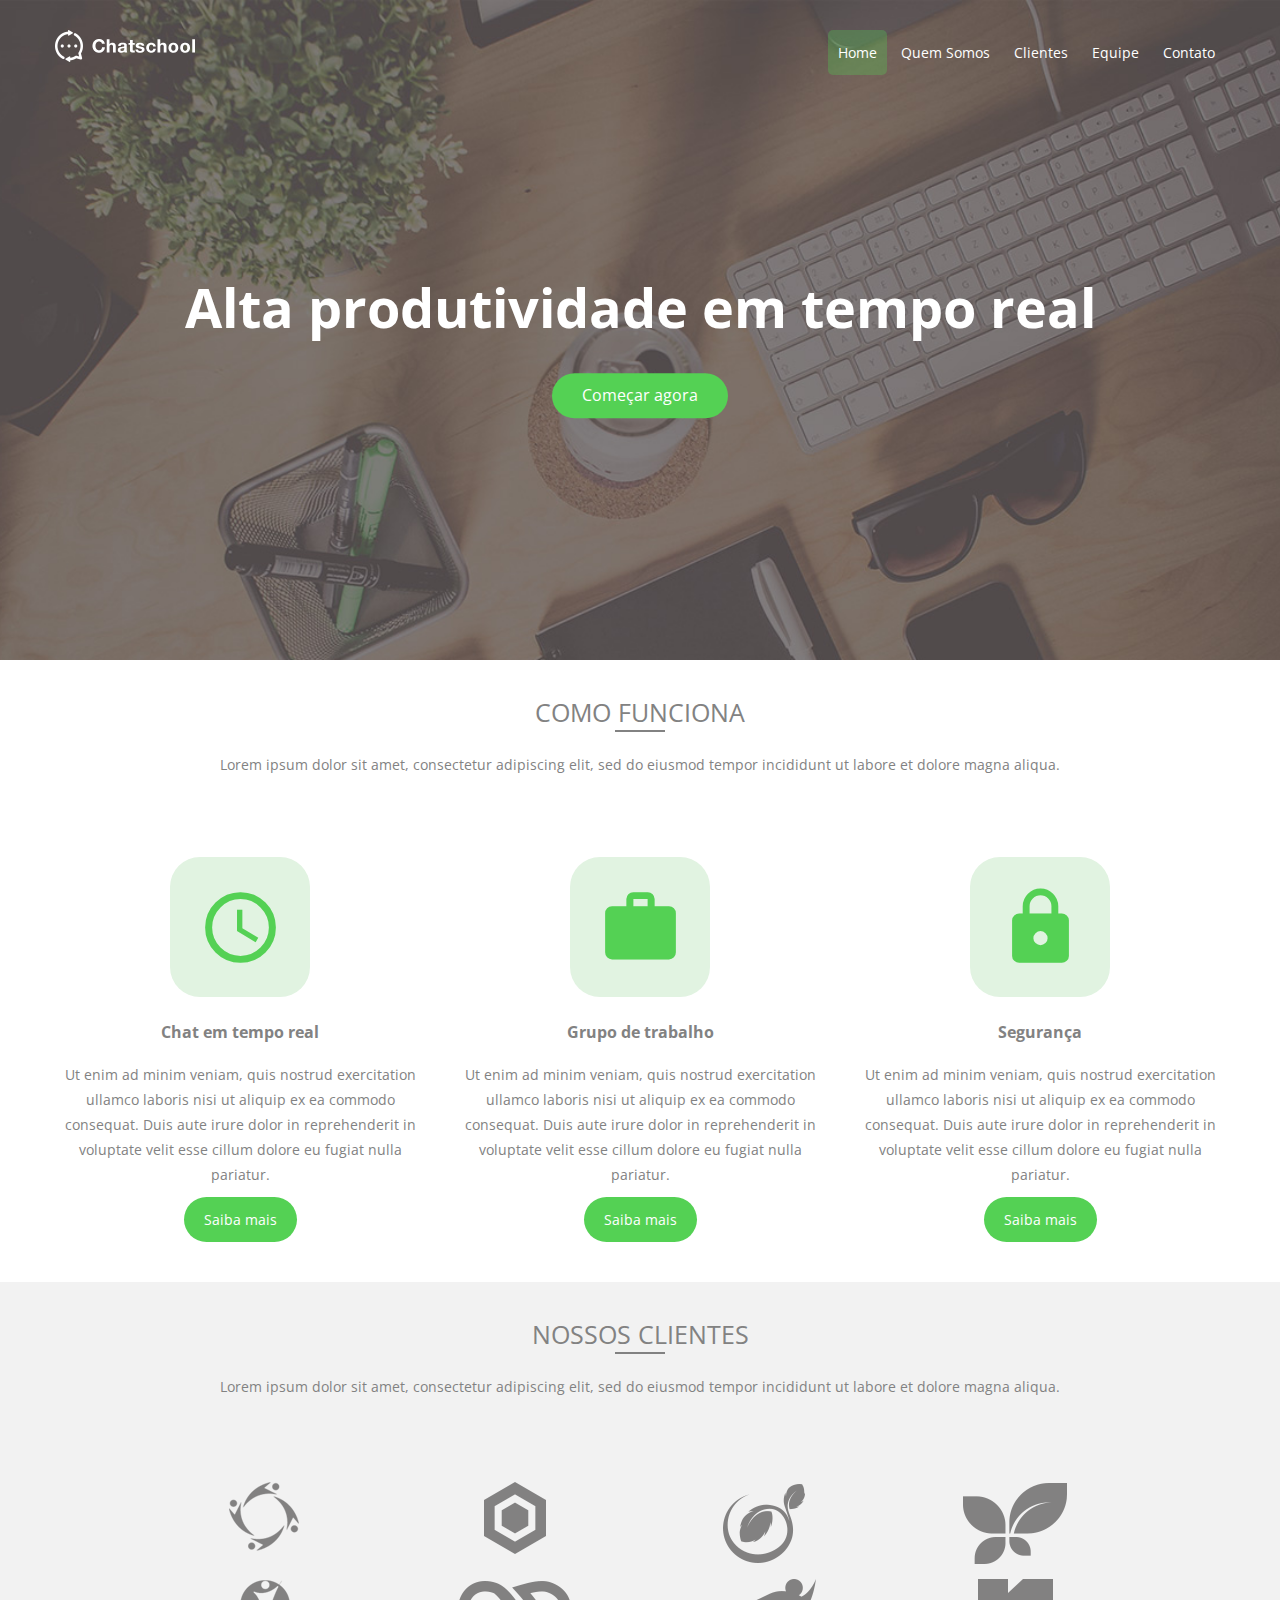
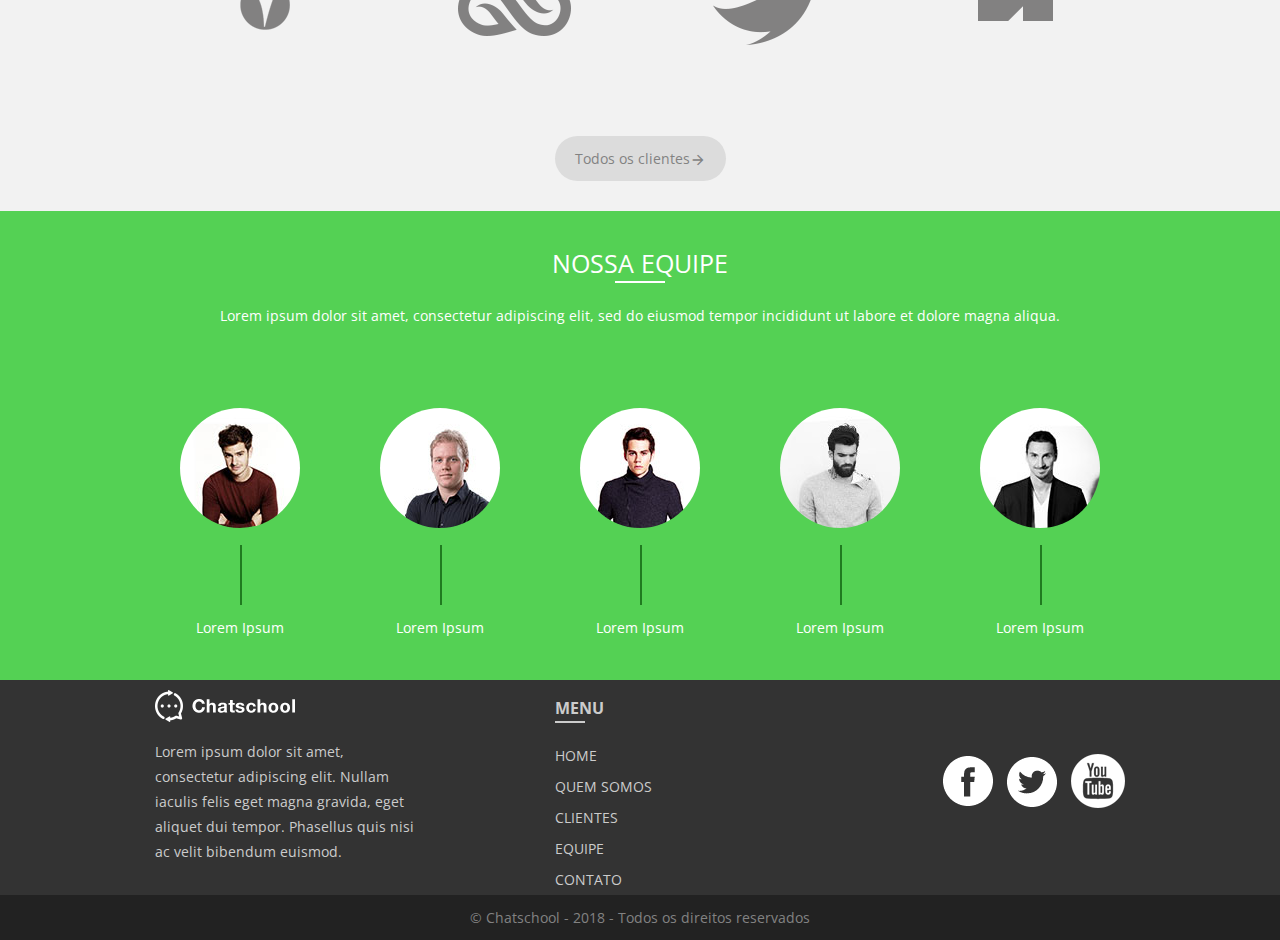
<file: index.html>
<!DOCTYPE html>
<html lang="pt-br">

<head>
    <meta charset="UTF-8">
    <meta name="viewport" content="width=device-width, initial-scale=1.0">
    <meta http-equiv="X-UA-Compatible" content="ie=edge">
    <link href="https://fonts.googleapis.com/css?family=Open+Sans" rel="stylesheet">
    <link href="https://fonts.googleapis.com/icon?family=Material+Icons" rel="stylesheet">
    <link href="css/pages/home.min.css" rel="stylesheet">
    <title>Chatschool</title>
</head>

<body>
    <header id="header" class="page-home">
        <div class="container">
            <div class="row">
                <div class="col col-desktop-3 col-6">
                    <a href="index.html">
                        <img src="imagens/logo.png" alt="Logo da Chatschool" />
                    </a>
                </div>
                <div class="col col-desktop-9 col-6">
                    <nav>
                        <ul>
                            <li>
                                <a href="index.html" class="active">Home</a>
                            </li>
                            <li>
                                <a href="quem-somos.html">Quem Somos</a>
                            </li>
                            <li>
                                <a href="clientes.html">Clientes</a>
                            </li>
                            <li>
                                <a href="equipe.html">Equipe</a>
                            </li>
                            <li>
                                <a href="contato.html">Contato</a>
                            </li>
                        </ul>
                    </nav>
                </div>
            </div>
            <div class="row">
                <div class="col col-desktop-12 title">
                    <h1>Alta produtividade em tempo real</h1>
                    <a href="produto.html" class="btn">Começar agora</a>
                </div>
            </div>
        </div>
    </header>
    <main>
        <section id="how-it-work" class="section section-center">
            <h2>Como funciona</h2>
            <p class="subtitle">Lorem ipsum dolor sit amet, consectetur adipiscing elit, sed do eiusmod tempor incididunt ut labore et dolore magna aliqua.</p>
            <div class="container">
                <div class="row">
                    <div class="col col-desktop-4">
                        <div class="icon-container">
                            <i class="material-icons">schedule</i>
                        </div>
                        <h3>Chat em tempo real</h3>
                        <p>Ut enim ad minim veniam, quis nostrud exercitation ullamco laboris nisi ut aliquip ex ea commodo consequat. Duis aute irure dolor in reprehenderit in voluptate velit esse cillum dolore eu fugiat nulla pariatur.</p>
                        <p><a href="" class="btn">Saiba mais</a></p>
                    </div>
                    <div class="col col-desktop-4">
                        <div class="icon-container">
                            <i class="material-icons">work</i>
                        </div>
                        <h3>Grupo de trabalho</h3>
                        <p>Ut enim ad minim veniam, quis nostrud exercitation ullamco laboris nisi ut aliquip ex ea commodo consequat. Duis aute irure dolor in reprehenderit in voluptate velit esse cillum dolore eu fugiat nulla pariatur.</p>
                        <p><a href="" class="btn">Saiba mais</a></p>
                    </div>
                    <div class="col col-desktop-4">
                        <div class="icon-container">
                            <i class="material-icons">https</i>
                        </div>
                        <h3>Segurança</h3>
                        <p>Ut enim ad minim veniam, quis nostrud exercitation ullamco laboris nisi ut aliquip ex ea commodo consequat. Duis aute irure dolor in reprehenderit in voluptate velit esse cillum dolore eu fugiat nulla pariatur.</p>
                        <p><a href="" class="btn">Saiba mais</a></p>
                    </div>
                </div>
            </div>
        </section>
        <section id="customers" class="section section-center">
            <h2>Nossos clientes</h2>
            <p class="subtitle">Lorem ipsum dolor sit amet, consectetur adipiscing elit, sed do eiusmod tempor incididunt ut labore et dolore magna aliqua.</p>
            <div class="container">
                <div class="row">
                    <div class="col col-desktop-3"><img src="imagens/clientes/icon1.png" alt=""></div>
                    <div class="col col-desktop-3"><img src="imagens/clientes/icon2.png" alt=""></div>
                    <div class="col col-desktop-3"><img src="imagens/clientes/icon3.png" alt=""></div>
                    <div class="col col-desktop-3"><img src="imagens/clientes/icon4.png" alt=""></div>
                </div>
                <div class="row">
                        <div class="col col-desktop-3"><img src="imagens/clientes/icon5.png" alt=""></div>
                        <div class="col col-desktop-3"><img src="imagens/clientes/icon6.png" alt=""></div>
                        <div class="col col-desktop-3"><img src="imagens/clientes/icon7.png" alt=""></div>
                        <div class="col col-desktop-3"><img src="imagens/clientes/icon8.png" alt=""></div>
                </div>
                <div class="row">
                    <div class="col col-desktop-12">
                        <a href="" class="btn">Todos os clientes<i class="material-icons">arrow_forward</i></a>
                    </div>
                </div>
            </div>
        </section>
        <section id="team" class="section section-center">
            <h2>Nossa equipe</h2>
            <p class="subtitle">Lorem ipsum dolor sit amet, consectetur adipiscing elit, sed do eiusmod tempor incididunt ut labore et dolore magna aliqua.</p>
            <div class="container">
                <div class="row">
                    <div class="col col-offset-desktop-1 col-desktop-2">
                        <div class="img-box-round"><img src="imagens/team/team1.jpg" alt=""></div>
                        <p class="img-box-label">Lorem Ipsum</p>
                    </div>
                    <div class="col col-desktop-2">
                        <div class="img-box-round"><img src="imagens/team/team2.jpg" alt=""></div>
                        <p class="img-box-label">Lorem Ipsum</p>
                    </div>
                    <div class="col col-desktop-2">
                        <div class="img-box-round"><img src="imagens/team/team3.jpg" alt=""></div>
                        <p class="img-box-label">Lorem Ipsum</p>
                    </div>
                    <div class="col col-desktop-2">
                        <div class="img-box-round"><img src="imagens/team/team4.jpg" alt=""></div>
                        <p class="img-box-label">Lorem Ipsum</p>
                    </div>
                    <div class="col col-desktop-2">
                        <div class="img-box-round"><img src="imagens/team/team5.jpg" alt=""></div>
                        <p class="img-box-label">Lorem Ipsum</p>
                    </div>
                </div>
            </div>
        </section>
    </main>
    <footer id="footer">
        <div class="container">
            <div class="row">
                <div class="col col-offset-desktop-1 col-desktop-3">
                    <p><a href=""><img src="imagens/logo.png" alt="Logo da Chatschool"></a></p>
                    <p>Lorem ipsum dolor sit amet, consectetur adipiscing elit. Nullam iaculis felis eget magna gravida, eget aliquet dui tempor. Phasellus quis nisi ac velit bibendum euismod.</p>
                </div>
                <div class="col col-offset-desktop-1 col-desktop-2 col-2">
                    <h3>Menu</h3>
                    <nav>
                        <ul>
                            <li>
                                <a href="index.html" class="active">Home</a>
                            </li>
                            <li>
                                <a href="quem-somos.html">Quem Somos</a>
                            </li>
                            <li>
                                <a href="clientes.html">Clientes</a>
                            </li>
                            <li>
                                <a href="equipe.html">Equipe</a>
                            </li>
                            <li>
                                <a href="contato.html">Contato</a>
                            </li>
                        </ul>
                    </nav>
                </div>
                <div class="col col-desktop-4 social col-4">
                    <a href=""><img src="imagens/social-facebook.png" alt=""></a>
                    <a href=""><img src="imagens/social-twitter.png" alt=""></a>
                    <a href=""><img src="imagens/social-youtube.png" alt=""></a>
                </div>
            </div>
        </div>
    </footer>
    <div id="copyright">
        &copy; Chatschool - 2018 - Todos os direitos reservados
    </div>
</body>

</html>
</file>
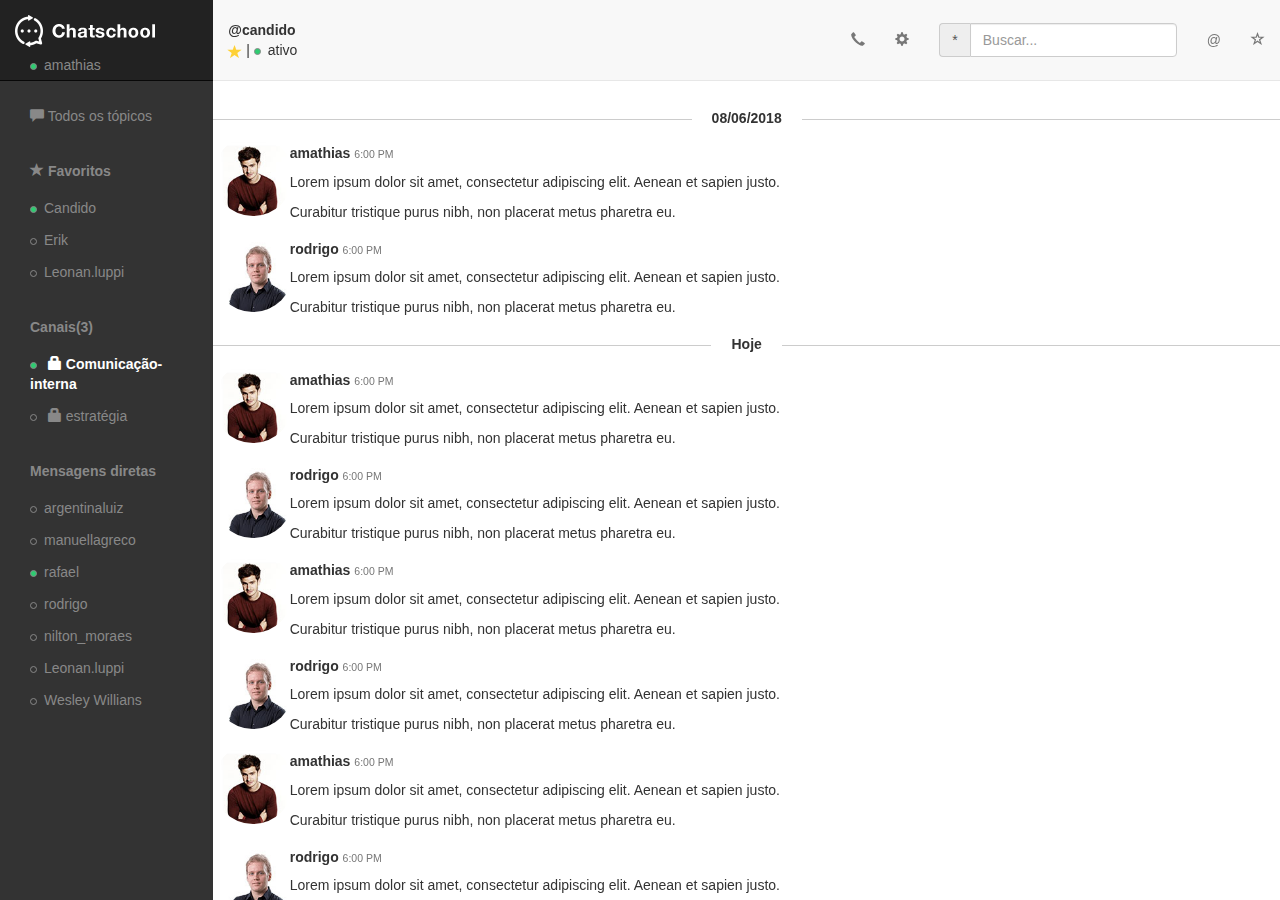
<file: projeto/index.html>
<!DOCTYPE html>
<html lang="pt-br">

<head>
  <base href="">
  <meta charset="utf-8">
  <meta name="viewport" content="width=device-width, initial-scale=1">
  <meta http-equiv="X-UA-Compatible" content="IE=edge">
  <link href="css/bootstrap.min.css" rel="stylesheet">
  <link rel="stylesheet" href="css/styles.css">
  <title>Chatschool</title>
</head>

<body>
  <div class="container-fluid box-100-height">
    <div class="row box-100-height">
      <section id="sidenav" class="col-md-2 box-100-height">
        <div class="navbar navbar-inverse navbar-static-top">
          <div class="container-fluid">
            <div class="navbar-header">
              <a href="" class="navbar-brand">
                <img src="../imagens/logo.png" alt="">
              </a>
            </div>
            <ul id="me" class="nav navbar-nav">
              <li class="online">
                <a href="">amathias</a>
              </li>
            </ul>
          </div>
        </div>

        <ul class="nav nav-pills nav-stacked">
          <li class="no-status">
            <a href="">
              <span class="glyphicon glyphicon-comment"></span> Todos os tópicos</a>
          </li>
        </ul>

        <ul class="nav nav-pills nav-stacked">
          <li class="nav-header">
            <span class="glyphicon glyphicon-star"></span> Favoritos
          </li>
          <li class="online">
            <a href="">Candido</a>
            <a href="" class="action">x</a>
          </li>
          <li>
            <a href="">Erik</a>
            <a href="" class="action">x</a>
          </li>
          <li>
            <a href="">Leonan.luppi</a>
            <a href="" class="action">x</a>
          </li>
        </ul>

        <ul class="nav nav-pills nav-stacked">
          <li class="nav-header">
            Canais(3)
          </li>
          <li class=" online active">
            <a href="">
              <span class="glyphicon glyphicon-lock"></span> Comunicação-interna</a>
            <a href="" class="action">x</a>
          </li>
          <li>
            <a href="">
              <span class="glyphicon glyphicon-lock"></span> estratégia</a>
            <a href="" class="action">x</a>
          </li>
        </ul>

        <ul class="nav nav-pills nav-stacked">
          <li class="nav-header">
            Mensagens diretas
          </li>
          <li>
            <a href="">argentinaluiz</a>
            <a href="" class="action">x</a>
          </li>
          <li>
            <a href="">manuellagreco</a>
            <a href="" class="action">x</a>
          </li>
          <li class="online">
            <a href="">rafael</a>
            <a href="" class="action">x</a>
          </li>
          <li>
            <a href="">rodrigo</a>
            <a href="" class="action">x</a>
          </li>
          <li>
            <a href="">nilton_moraes</a>
            <a href="" class="action">x</a>
          </li>
          <li>
            <a href="">Leonan.luppi</a>
            <a href="" class="action">x</a>
          </li>
          <li>
            <a href="">Wesley Willians</a>
            <a href="" class="action">x</a>
          </li>
        </ul>
      </section>
      <section id="content" class="col-md-10 box-100-height">
        <div class="navbar navbar-default navbar-static-top">
          <div class="container-fluid">
            <ul id="chat-title" class="nav navbar-nav">
              <li>
                <span>
                  <a href="" class="title">@candido</a>
                  <a href="" class="favorite">
                    <span class="glyphicon glyphicon-star"></span>
                  </a> |
                  <a href="" class="status">ativo</a>
                </span>
              </li>
            </ul>
            <ul class="nav navbar-nav navbar-right">
              <li>
                <a href="">
                  <span class="glyphicon glyphicon-earphone"></span>
                </a>
              </li>
              <li>
                <a href="">
                  <span class="glyphicon glyphicon-cog"></span>
                </a>
              </li>
              <li>
                <form action="" class="navbar-form navbar-left">
                  <div class="input-group">
                    <span class="input-group-addon">*</span>
                    <input type="text" class="form-control" placeholder="Buscar...">
                  </div>
                </form>
              </li>
              <li>
                <a href="">@</a>
              </li>
              <li>
                <a href="">
                  <span class="glyphicon glyphicon-star-empty"></span>
                </a>
              </li>
            </ul>
          </div>
        </div>
        <div class="row">
          <div class="col-md-12 datetime-separator">
            <h5>08/06/2018</h5>
          </div>
        </div>
        <div class="row">
          <div class="col-md-1">
            <div class="img-box-round">
              <img src="../imagens/team/team1.jpg" alt="">
            </div>
          </div>
          <div class="col-md-11">
            <div class="row">
              <h5>amathias
                <small>6:00 PM</small>
              </h5>
            </div>
            <div class="row">
              <p>Lorem ipsum dolor sit amet, consectetur adipiscing elit. Aenean et sapien justo. </p>
              <p>Curabitur tristique purus nibh, non placerat metus pharetra eu.</p>
            </div>
          </div>
        </div>
        <div class="row">
          <div class="col-md-1">
            <div class="img-box-round">
              <img src="../imagens/team/team2.jpg" alt="">
            </div>
          </div>
          <div class="col-md-11">
            <div class="row">
              <h5>rodrigo
                <small>6:00 PM</small>
              </h5>
            </div>
            <div class="row">
              <p>Lorem ipsum dolor sit amet, consectetur adipiscing elit. Aenean et sapien justo. </p>
              <p>Curabitur tristique purus nibh, non placerat metus pharetra eu.</p>
            </div>
          </div>
        </div>
        <div class="row">
          <div class="col-md-12 datetime-separator">
            <h5>Hoje</h5>
          </div>
        </div>
        <div class="row">
          <div class="col-md-1">
            <div class="img-box-round">
              <img src="../imagens/team/team1.jpg" alt="">
            </div>
          </div>
          <div class="col-md-11">
            <div class="row">
              <h5>amathias
                <small>6:00 PM</small>
              </h5>
            </div>
            <div class="row">
              <p>Lorem ipsum dolor sit amet, consectetur adipiscing elit. Aenean et sapien justo. </p>
              <p>Curabitur tristique purus nibh, non placerat metus pharetra eu.</p>
            </div>
          </div>
        </div>
        <div class="row">
          <div class="col-md-1">
            <div class="img-box-round">
              <img src="../imagens/team/team2.jpg" alt="">
            </div>
          </div>
          <div class="col-md-11">
            <div class="row">
              <h5>rodrigo
                <small>6:00 PM</small>
              </h5>
            </div>
            <div class="row">
              <p>Lorem ipsum dolor sit amet, consectetur adipiscing elit. Aenean et sapien justo. </p>
              <p>Curabitur tristique purus nibh, non placerat metus pharetra eu.</p>
            </div>
          </div>
        </div>
        <div class="row">
          <div class="col-md-1">
            <div class="img-box-round">
              <img src="../imagens/team/team1.jpg" alt="">
            </div>
          </div>
          <div class="col-md-11">
            <div class="row">
              <h5>amathias
                <small>6:00 PM</small>
              </h5>
            </div>
            <div class="row">
              <p>Lorem ipsum dolor sit amet, consectetur adipiscing elit. Aenean et sapien justo. </p>
              <p>Curabitur tristique purus nibh, non placerat metus pharetra eu.</p>
            </div>
          </div>
        </div>
        <div class="row">
          <div class="col-md-1">
            <div class="img-box-round">
              <img src="../imagens/team/team2.jpg" alt="">
            </div>
          </div>
          <div class="col-md-11">
            <div class="row">
              <h5>rodrigo
                <small>6:00 PM</small>
              </h5>
            </div>
            <div class="row">
              <p>Lorem ipsum dolor sit amet, consectetur adipiscing elit. Aenean et sapien justo. </p>
              <p>Curabitur tristique purus nibh, non placerat metus pharetra eu.</p>
            </div>
          </div>
        </div>
        <div class="row">
          <div class="col-md-1">
            <div class="img-box-round">
              <img src="../imagens/team/team1.jpg" alt="">
            </div>
          </div>
          <div class="col-md-11">
            <div class="row">
              <h5>amathias
                <small>6:00 PM</small>
              </h5>
            </div>
            <div class="row">
              <p>Lorem ipsum dolor sit amet, consectetur adipiscing elit. Aenean et sapien justo. </p>
              <p>Curabitur tristique purus nibh, non placerat metus pharetra eu.</p>
            </div>
          </div>
        </div>
        <div class="row">
          <div class="col-md-1">
            <div class="img-box-round">
              <img src="../imagens/team/team2.jpg" alt="">
            </div>
          </div>
          <div class="col-md-11">
            <div class="row">
              <h5>rodrigo
                <small>6:00 PM</small>
              </h5>
            </div>
            <div class="row">
              <p>Lorem ipsum dolor sit amet, consectetur adipiscing elit. Aenean et sapien justo. </p>
              <p>Curabitur tristique purus nibh, non placerat metus pharetra eu.</p>
            </div>
          </div>
        </div>
        <div class="row">
          <div class="col-md-1">
            <div class="img-box-round">
              <img src="../imagens/team/team1.jpg" alt="">
            </div>
          </div>
          <div class="col-md-11">
            <div class="row">
              <h5>amathias
                <small>6:00 PM</small>
              </h5>
            </div>
            <div class="row">
              <p>Lorem ipsum dolor sit amet, consectetur adipiscing elit. Aenean et sapien justo. </p>
              <p>Curabitur tristique purus nibh, non placerat metus pharetra eu.</p>
            </div>
          </div>
        </div>
        <div class="row">
          <div class="col-md-1">
            <div class="img-box-round">
              <img src="../imagens/team/team2.jpg" alt="">
            </div>
          </div>
          <div class="col-md-11">
            <div class="row">
              <h5>rodrigo
                <small>6:00 PM</small>
              </h5>
            </div>
            <div class="row">
              <p>Lorem ipsum dolor sit amet, consectetur adipiscing elit. Aenean et sapien justo. </p>
              <p>Curabitur tristique purus nibh, non placerat metus pharetra eu.</p>
            </div>
          </div>
        </div>
        <div class="row">
          <div class="col-md-1">
            <div class="img-box-round">
              <img src="../imagens/team/team1.jpg" alt="">
            </div>
          </div>
          <div class="col-md-11">
            <div class="row">
              <h5>amathias
                <small>6:00 PM</small>
              </h5>
            </div>
            <div class="row">
              <p>Lorem ipsum dolor sit amet, consectetur adipiscing elit. Aenean et sapien justo. </p>
              <p>Curabitur tristique purus nibh, non placerat metus pharetra eu.</p>
            </div>
          </div>
        </div>
        <div class="row">
          <div class="col-md-1">
            <div class="img-box-round">
              <img src="../imagens/team/team2.jpg" alt="">
            </div>
          </div>
          <div class="col-md-11">
            <div class="row">
              <h5>rodrigo
                <small>6:00 PM</small>
              </h5>
            </div>
            <div class="row">
              <p>Lorem ipsum dolor sit amet, consectetur adipiscing elit. Aenean et sapien justo. </p>
              <p>Curabitur tristique purus nibh, non placerat metus pharetra eu.</p>
            </div>
          </div>
        </div>
    </div>
    </section>
  </div>
  </div>
  <!-- jQuery (necessary for Bootstrap's JavaScript plugins) -->
  <script src="https://ajax.googleapis.com/ajax/libs/jquery/1.12.4/jquery.min.js"></script>
  <!-- Include all compiled plugins (below), or include individual files as needed -->
  <script src="js/bootstrap.min.js"></script>
</body>

</html>
</file>
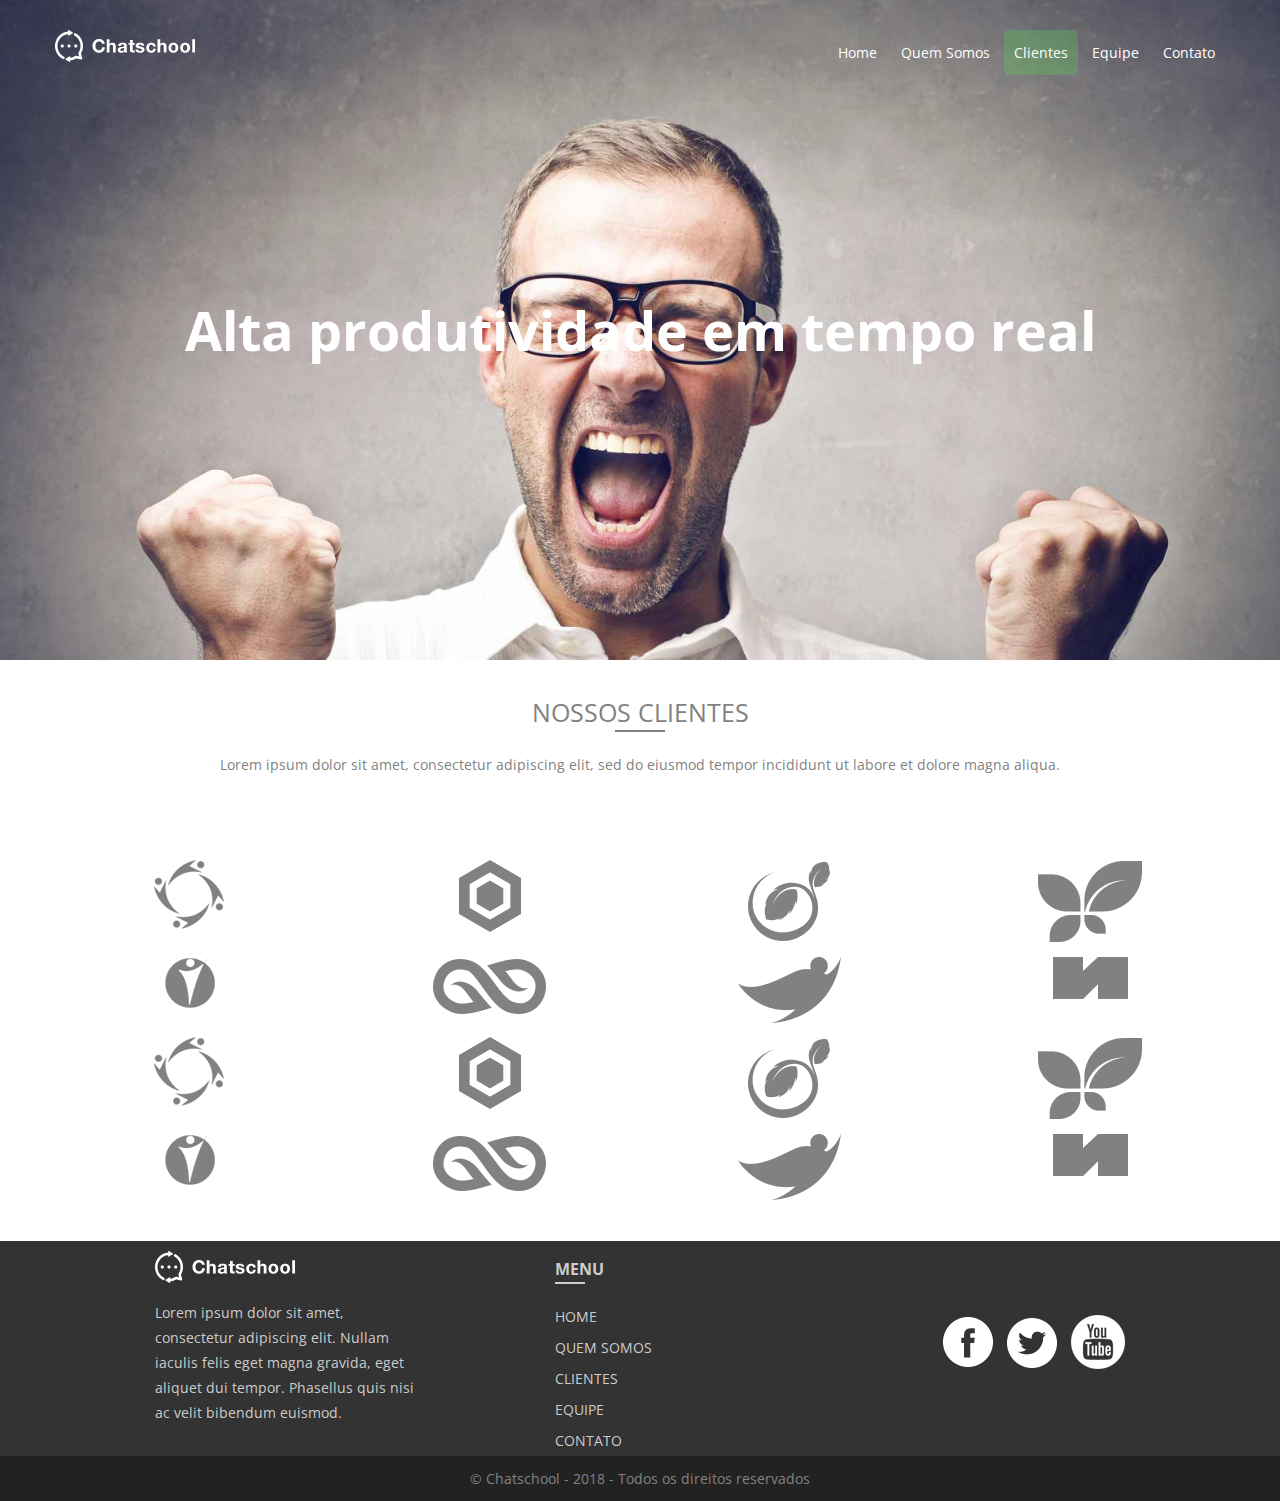
<file: clientes.html>
<!DOCTYPE html>
<html lang="pt-br">

<head>
    <meta charset="UTF-8">
    <meta name="viewport" content="width=device-width, initial-scale=1.0">
    <meta http-equiv="X-UA-Compatible" content="ie=edge">
    <link href="https://fonts.googleapis.com/css?family=Open+Sans" rel="stylesheet">
    <link href="https://fonts.googleapis.com/icon?family=Material+Icons" rel="stylesheet">
    <link href="css/pages/clientes.min.css" rel="stylesheet">
    <title>Clientes - Chatschool</title>
</head>

<body>
    <header id="header" class="page-clientes">
        <div class="container">
            <div class="row">
                <div class="col col-desktop-3 col-6">
                    <a href="index.html">
                        <img src="imagens/logo.png" alt="Logo da Chatschool" />
                    </a>
                </div>
                <div class="col col-desktop-9 col-6">
                    <nav>
                        <ul>
                            <li>
                                <a href="index.html">Home</a>
                            </li>
                            <li>
                                <a href="quem-somos.html">Quem Somos</a>
                            </li>
                            <li>
                                <a href="clientes.html" class="active">Clientes</a>
                            </li>
                            <li>
                                <a href="equipe.html">Equipe</a>
                            </li>
                            <li>
                                <a href="contato.html">Contato</a>
                            </li>
                        </ul>
                    </nav>
                </div>
            </div>
            <div class="row">
                <div class="col col-desktop-12 title">
                    <h1>Alta produtividade em tempo real</h1>
                </div>
            </div>
        </div>
    </header>
    <main>
        <section id="customers" class="section section-center">
            <h2>Nossos clientes</h2>
            <p class="subtitle">Lorem ipsum dolor sit amet, consectetur adipiscing elit, sed do eiusmod tempor incididunt ut labore et dolore magna aliqua.</p>
            <div class="container">
                <div class="row">
                    <div class="col col-desktop-3 col-3"><img src="imagens/clientes/icon1.png" alt=""></div>
                    <div class="col col-desktop-3 col-3"><img src="imagens/clientes/icon2.png" alt=""></div>
                    <div class="col col-desktop-3 col-3"><img src="imagens/clientes/icon3.png" alt=""></div>
                    <div class="col col-desktop-3 col-3"><img src="imagens/clientes/icon4.png" alt=""></div>
                </div>
                <div class="row">
                    <div class="col col-desktop-3 col-3"><img src="imagens/clientes/icon5.png" alt=""></div>
                    <div class="col col-desktop-3 col-3"><img src="imagens/clientes/icon6.png" alt=""></div>
                    <div class="col col-desktop-3 col-3"><img src="imagens/clientes/icon7.png" alt=""></div>
                    <div class="col col-desktop-3 col-3"><img src="imagens/clientes/icon8.png" alt=""></div>
                </div>
                <div class="row">
                    <div class="col col-desktop-3 col-3"><img src="imagens/clientes/icon1.png" alt=""></div>
                    <div class="col col-desktop-3 col-3"><img src="imagens/clientes/icon2.png" alt=""></div>
                    <div class="col col-desktop-3 col-3"><img src="imagens/clientes/icon3.png" alt=""></div>
                    <div class="col col-desktop-3 col-3"><img src="imagens/clientes/icon4.png" alt=""></div>
                </div>
                <div class="row">
                    <div class="col col-desktop-3 col-3"><img src="imagens/clientes/icon5.png" alt=""></div>
                    <div class="col col-desktop-3 col-3"><img src="imagens/clientes/icon6.png" alt=""></div>
                    <div class="col col-desktop-3 col-3"><img src="imagens/clientes/icon7.png" alt=""></div>
                    <div class="col col-desktop-3 col-3"><img src="imagens/clientes/icon8.png" alt=""></div>
                </div>
            </div>
        </section>
    </main>
    <footer id="footer">
        <div class="container">
            <div class="row">
                <div class="col col-offset-desktop-1 col-desktop-3">
                    <p><a href=""><img src="imagens/logo.png" alt="Logo da Chatschool"></a></p>
                    <p>Lorem ipsum dolor sit amet, consectetur adipiscing elit. Nullam iaculis felis eget magna gravida, eget aliquet dui tempor. Phasellus quis nisi ac velit bibendum euismod.</p>
                </div>
                <div class="col col-offset-desktop-1 col-desktop-2 col-2">
                    <h3>Menu</h3>
                    <nav>
                        <ul>
                            <li>
                                <a href="index.html" class="active">Home</a>
                            </li>
                            <li>
                                <a href="quem-somos.html">Quem Somos</a>
                            </li>
                            <li>
                                <a href="clientes.html">Clientes</a>
                            </li>
                            <li>
                                <a href="equipe.html">Equipe</a>
                            </li>
                            <li>
                                <a href="contato.html">Contato</a>
                            </li>
                        </ul>
                    </nav>
                </div>
                <div class="col col-desktop-4 social col-4">
                    <a href=""><img src="imagens/social-facebook.png" alt=""></a>
                    <a href=""><img src="imagens/social-twitter.png" alt=""></a>
                    <a href=""><img src="imagens/social-youtube.png" alt=""></a>
                </div>
            </div>
        </div>
    </footer>
    <div id="copyright">
        &copy; Chatschool - 2018 - Todos os direitos reservados
    </div>
</body>

</html>
</file>
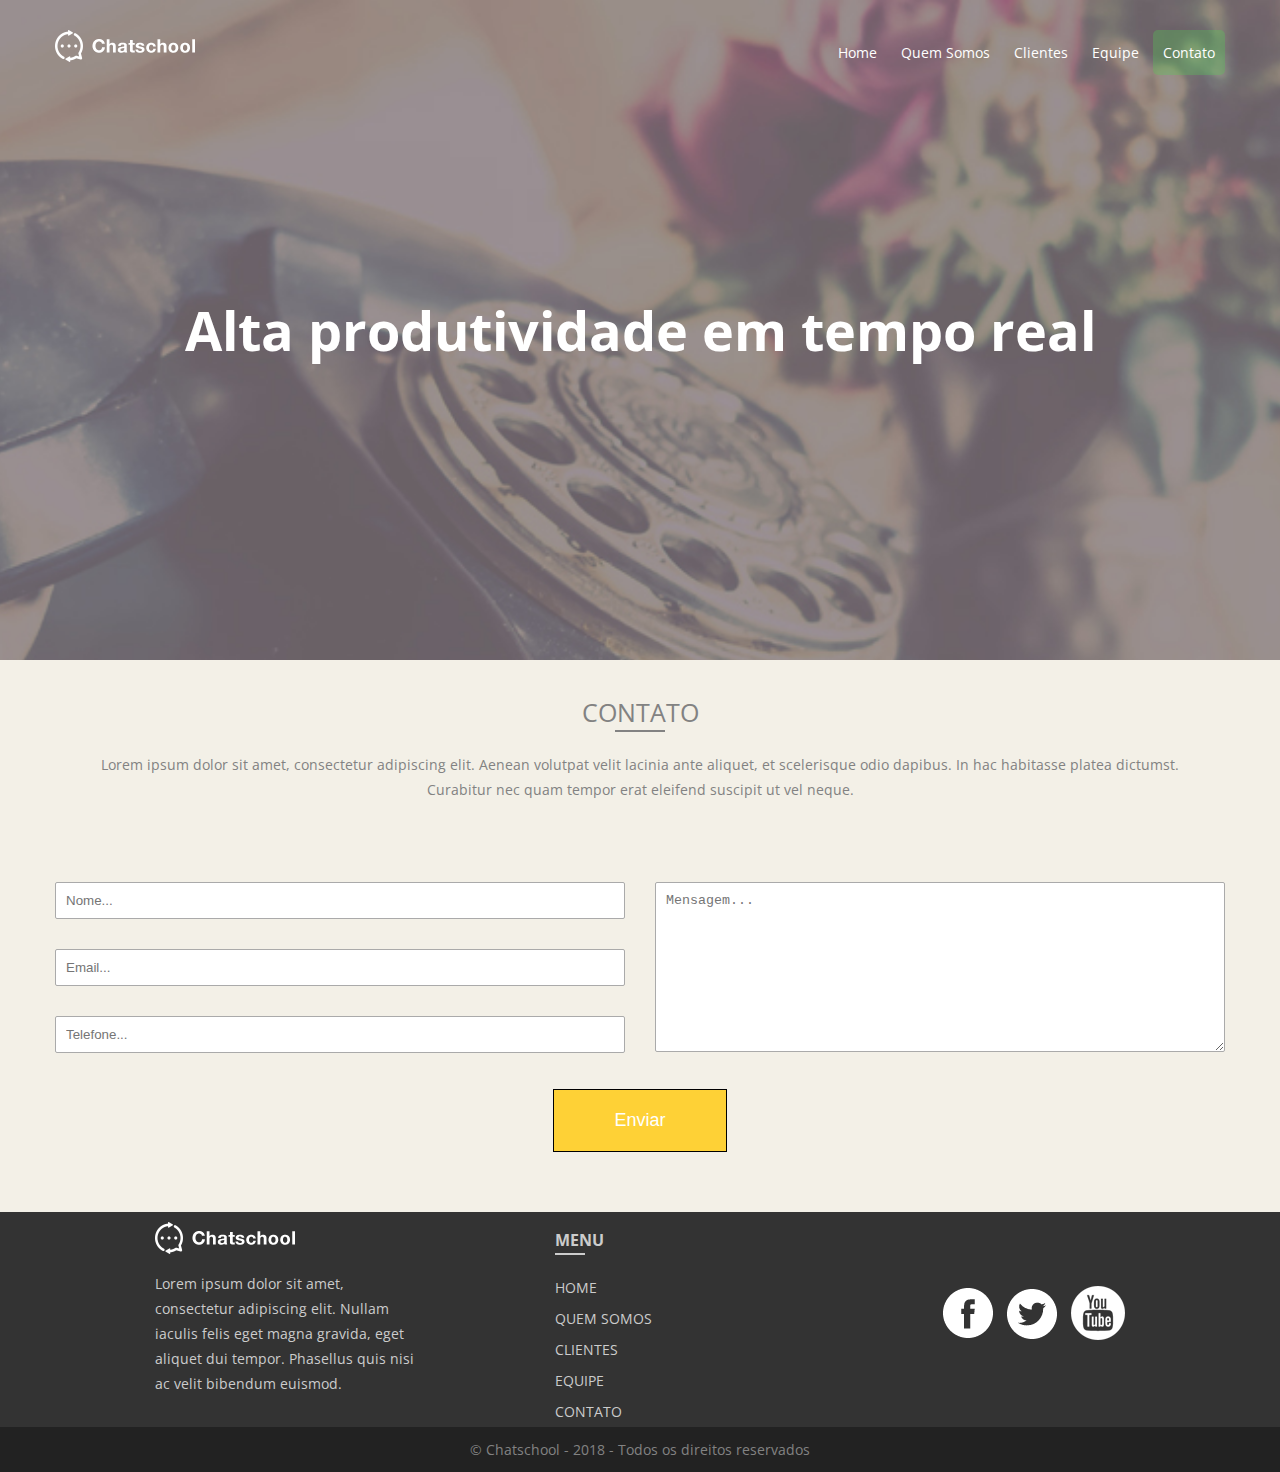
<file: contato.html>
<!DOCTYPE html>
<html lang="pt-br">

<head>
    <meta charset="UTF-8">
    <meta name="viewport" content="width=device-width, initial-scale=1.0">
    <meta http-equiv="X-UA-Compatible" content="ie=edge">
    <link href="https://fonts.googleapis.com/css?family=Open+Sans" rel="stylesheet">
    <link href="https://fonts.googleapis.com/icon?family=Material+Icons" rel="stylesheet">
    <link href="css/pages/contato.min.css" rel="stylesheet">
    <title>Contato - Chatschool</title>
</head>

<body>
    <header id="header" class="page-contato">
        <div class="container">
            <div class="row">
                <div class="col col-desktop-3 col-6">
                    <a href="index.html">
                        <img src="imagens/logo.png" alt="Logo da Chatschool" />
                    </a>
                </div>
                <div class="col col-desktop-9 col-6">
                    <nav>
                        <ul>
                            <li>
                                <a href="index.html">Home</a>
                            </li>
                            <li>
                                <a href="quem-somos.html">Quem Somos</a>
                            </li>
                            <li>
                                <a href="clientes.html">Clientes</a>
                            </li>
                            <li>
                                <a href="equipe.html">Equipe</a>
                            </li>
                            <li>
                                <a href="contato.html" class="active">Contato</a>
                            </li>
                        </ul>
                    </nav>
                </div>
            </div>
            <div class="row">
                <div class="col col-desktop-12 title">
                    <h1>Alta produtividade em tempo real</h1>
                </div>
            </div>
        </div>
    </header>
    <main>
        <section class="section section-center">
            <h2>Contato</h2>
            <p class="subtitle">
                    Lorem ipsum dolor sit amet, consectetur adipiscing elit. Aenean volutpat velit lacinia ante aliquet, et scelerisque odio
                    dapibus. In hac habitasse platea dictumst.
                    <br/> Curabitur nec quam tempor erat eleifend suscipit ut vel neque.
            </p>
            <div class="container">
                <form action="https://script.google.com/macros/s/AKfycbxE2ERhRL2jm3GDASIYXZVe9Qo7gefHPaMGzubd6avwy6T19_g/exec" class="row" method="POST">
                    <div class="col col-desktop-6 col-6">
                        <div class="input-control">
                            <input id="nome" name="nome"type="text"required placeholder="Nome...">
                            <label for="nome">Nome*</label>
                        </div>
                        <div class="input-control">
                            <input id="email" name="email"type="email"required placeholder="Email...">
                            <label for="email">Email*</label>
                        </div>
                        <div class="input-control">
                            <input id="telefone" name="telefone"type="number" placeholder="Telefone...">
                            <label for="telefone">Telefone</label>
                        </div>
                    </div>
                    <div class="col col-desktop-6 col-6">
                        <div class="input-control">
                            <textarea id="mensagem" name="mensagem" cols="30" rows="10" placeholder="Mensagem..."></textarea>
                            <label for="mensagem">Mensagem</label>
                        </div>
                    </div>
                    <div class="col col-desktop-12 col-6">
                        <input type="submit" value="Enviar" class="btn orange">
                    </div>
                </form>
            </div>
        </section>
    </main>
    <footer id="footer">
        <div class="container">
            <div class="row">
                <div class="col col-offset-desktop-1 col-desktop-3">
                    <p><a href=""><img src="imagens/logo.png" alt="Logo da Chatschool"></a></p>
                    <p>Lorem ipsum dolor sit amet, consectetur adipiscing elit. Nullam iaculis felis eget magna gravida, eget aliquet dui tempor. Phasellus quis nisi ac velit bibendum euismod.</p>
                </div>
                <div class="col col-offset-desktop-1 col-desktop-2 col-2">
                    <h3>Menu</h3>
                    <nav>
                        <ul>
                            <li>
                                <a href="index.html" class="active">Home</a>
                            </li>
                            <li>
                                <a href="quem-somos.html">Quem Somos</a>
                            </li>
                            <li>
                                <a href="clientes.html">Clientes</a>
                            </li>
                            <li>
                                <a href="equipe.html">Equipe</a>
                            </li>
                            <li>
                                <a href="contato.html">Contato</a>
                            </li>
                        </ul>
                    </nav>
                </div>
                <div class="col col-desktop-4 social col-4">
                    <a href=""><img src="imagens/social-facebook.png" alt=""></a>
                    <a href=""><img src="imagens/social-twitter.png" alt=""></a>
                    <a href=""><img src="imagens/social-youtube.png" alt=""></a>
                </div>
            </div>
        </div>
    </footer>
    <div id="copyright">
        &copy; Chatschool - 2018 - Todos os direitos reservados
    </div>
    <script src="https://code.jquery.com/jquery-3.2.1.min.js"></script>
    <script>
        $('form').submit (function (event) {
            event.preventDefault();
            $('form input[type="submit"]').val('Aguarde...').attr('disabled',true);
            $.ajax({
                type: $('form').attr('method'),
                url: $('form').attr('action'),
                data: $('form').serialize(),
                success: function (){
                    alert('Email enviado com sucesso!');
                    $('form').trigger('reset');
                    $('form input[type="submit"]').val('Enviar').attr('disabled',false);
                }
            });
        });
    </script>
</body>

</html>
</file>
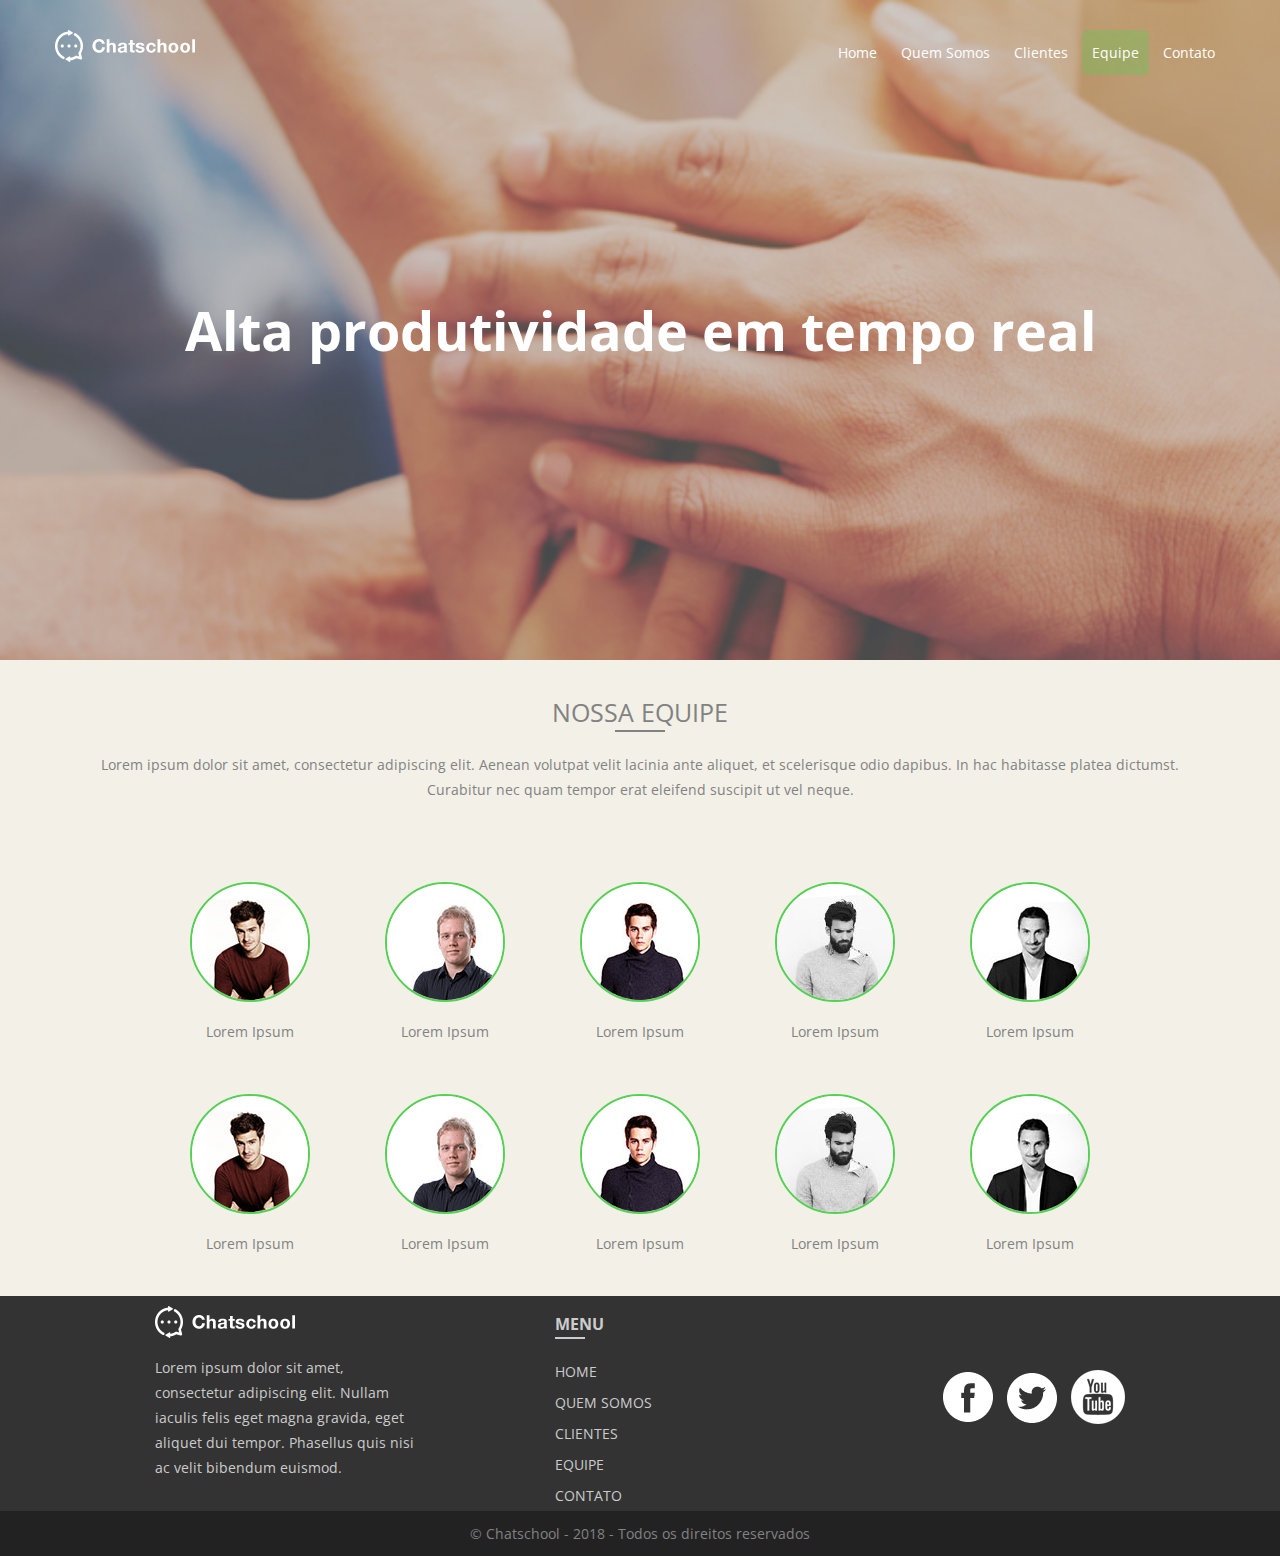
<file: equipe.html>
<!DOCTYPE html>
<html lang="pt-br">

<head>
    <meta charset="UTF-8">
    <meta name="viewport" content="width=device-width, initial-scale=1.0">
    <meta http-equiv="X-UA-Compatible" content="ie=edge">
    <link href="https://fonts.googleapis.com/css?family=Open+Sans" rel="stylesheet">
    <link href="https://fonts.googleapis.com/icon?family=Material+Icons" rel="stylesheet">
    <link href="css/pages/equipe.min.css" rel="stylesheet">
    <title>Equipe - Chatschool</title>
</head>

<body>
    <header id="header" class="page-equipe">
        <div class="container">
            <div class="row">
                <div class="col col-desktop-3 col-6">
                    <a href="index.html">
                        <img src="imagens/logo.png" alt="Logo da Chatschool" />
                    </a>
                </div>
                <div class="col col-desktop-9 col-6">
                    <nav>
                        <ul>
                            <li>
                                <a href="index.html">Home</a>
                            </li>
                            <li>
                                <a href="quem-somos.html">Quem Somos</a>
                            </li>
                            <li>
                                <a href="clientes.html">Clientes</a>
                            </li>
                            <li>
                                <a href="equipe.html" class="active">Equipe</a>
                            </li>
                            <li>
                                <a href="contato.html">Contato</a>
                            </li>
                        </ul>
                    </nav>
                </div>
            </div>
            <div class="row">
                <div class="col col-desktop-12 title">
                    <h1>Alta produtividade em tempo real</h1>
                </div>
            </div>
        </div>
    </header>
    <main>
        <section id="team" class="section section-center">
            <div class="container">
                <h2>Nossa equipe</h2>
                <p class="subtitle">
                    Lorem ipsum dolor sit amet, consectetur adipiscing elit. Aenean volutpat velit lacinia ante aliquet, et scelerisque odio
                    dapibus. In hac habitasse platea dictumst.
                    <br/> Curabitur nec quam tempor erat eleifend suscipit ut vel neque.
                </p>
                <div class="container">
                    <div class="row">
                        <div class="team-member col-2 col col-offset-desktop-1 col-desktop-2">
                            <div class="img-box-round">
                                <img src="imagens/team/team1.jpg" alt="">
                            </div>
                            <p class="img-box-label">Lorem Ipsum</p>
                            <div class="description">
                                <h4>Lorem Ipsum</h4>
                                <p> Curabitur nec quam tempor erat eleifend suscipit ut vel neque.</p>
                                <div class="social">
                                    <a href="">
                                        <img src="imagens/social-facebook.png" alt="">
                                    </a>
                                    <a href="">
                                        <img src="imagens/social-twitter.png" alt="">
                                    </a>
                                    <a href="">
                                        <img src="imagens/social-youtube.png" alt="">
                                    </a>
                                </div>
                            </div>
                        </div>
                        <div class="team-member col-2 col col-desktop-2">
                            <div class="img-box-round">
                                <img src="imagens/team/team2.jpg" alt="">
                            </div>
                            <p class="img-box-label">Lorem Ipsum</p>
                            <div class="description">
                                <h4>Lorem Ipsum</h4>
                                <p> Curabitur nec quam tempor erat eleifend suscipit ut vel neque.</p>
                                <div class="social">
                                    <a href="">
                                        <img src="imagens/social-facebook.png" alt="">
                                    </a>
                                    <a href="">
                                        <img src="imagens/social-twitter.png" alt="">
                                    </a>
                                    <a href="">
                                        <img src="imagens/social-youtube.png" alt="">
                                    </a>
                                </div>
                            </div>
                        </div>
                        <div class="team-member col-2 col col-desktop-2">
                            <div class="img-box-round">
                                <img src="imagens/team/team3.jpg" alt="">
                            </div>
                            <p class="img-box-label">Lorem Ipsum</p>
                            <div class="description">
                                <h4>Lorem Ipsum</h4>
                                <p> Curabitur nec quam tempor erat eleifend suscipit ut vel neque.</p>
                                <div class="social">
                                    <a href="">
                                        <img src="imagens/social-facebook.png" alt="">
                                    </a>
                                    <a href="">
                                        <img src="imagens/social-twitter.png" alt="">
                                    </a>
                                    <a href="">
                                        <img src="imagens/social-youtube.png" alt="">
                                    </a>
                                </div>
                            </div>
                        </div>
                        <div class="team-member col-2 col col-desktop-2">
                            <div class="img-box-round">
                                <img src="imagens/team/team4.jpg" alt="">
                            </div>
                            <p class="img-box-label">Lorem Ipsum</p>
                            <div class="description">
                                <h4>Lorem Ipsum</h4>
                                <p> Curabitur nec quam tempor erat eleifend suscipit ut vel neque.</p>
                                <div class="social">
                                    <a href="">
                                        <img src="imagens/social-facebook.png" alt="">
                                    </a>
                                    <a href="">
                                        <img src="imagens/social-twitter.png" alt="">
                                    </a>
                                    <a href="">
                                        <img src="imagens/social-youtube.png" alt="">
                                    </a>
                                </div>
                            </div>
                        </div>
                        <div class="team-member col-2 col col-desktop-2">
                            <div class="img-box-round">
                                <img src="imagens/team/team5.jpg" alt="">
                            </div>
                            <p class="img-box-label">Lorem Ipsum</p>
                            <div class="description">
                                <h4>Lorem Ipsum</h4>
                                <p> Curabitur nec quam tempor erat eleifend suscipit ut vel neque.</p>
                                <div class="social">
                                    <a href="">
                                        <img src="imagens/social-facebook.png" alt="">
                                    </a>
                                    <a href="">
                                        <img src="imagens/social-twitter.png" alt="">
                                    </a>
                                    <a href="">
                                        <img src="imagens/social-youtube.png" alt="">
                                    </a>
                                </div>
                            </div>
                        </div>
                    </div>
                    <div class="row">
                        <div class="team-member col-2 col col-offset-desktop-1 col-desktop-2">
                            <div class="img-box-round">
                                <img src="imagens/team/team1.jpg" alt="">
                            </div>
                            <p class="img-box-label">Lorem Ipsum</p>
                            <div class="description">
                                <h4>Lorem Ipsum</h4>
                                <p> Curabitur nec quam tempor erat eleifend suscipit ut vel neque.</p>
                                <div class="social">
                                    <a href="">
                                        <img src="imagens/social-facebook.png" alt="">
                                    </a>
                                    <a href="">
                                        <img src="imagens/social-twitter.png" alt="">
                                    </a>
                                    <a href="">
                                        <img src="imagens/social-youtube.png" alt="">
                                    </a>
                                </div>
                            </div>
                        </div>
                        <div class="team-member col-2 col col-desktop-2">
                            <div class="img-box-round">
                                <img src="imagens/team/team2.jpg" alt="">
                            </div>
                            <p class="img-box-label">Lorem Ipsum</p>
                            <div class="description">
                                <h4>Lorem Ipsum</h4>
                                <p> Curabitur nec quam tempor erat eleifend suscipit ut vel neque.</p>
                                <div class="social">
                                    <a href="">
                                        <img src="imagens/social-facebook.png" alt="">
                                    </a>
                                    <a href="">
                                        <img src="imagens/social-twitter.png" alt="">
                                    </a>
                                    <a href="">
                                        <img src="imagens/social-youtube.png" alt="">
                                    </a>
                                </div>
                            </div>
                        </div>
                        <div class="team-member col-2 col col-desktop-2">
                            <div class="img-box-round">
                                <img src="imagens/team/team3.jpg" alt="">
                            </div>
                            <p class="img-box-label">Lorem Ipsum</p>
                            <div class="description">
                                <h4>Lorem Ipsum</h4>
                                <p> Curabitur nec quam tempor erat eleifend suscipit ut vel neque.</p>
                                <div class="social">
                                    <a href="">
                                        <img src="imagens/social-facebook.png" alt="">
                                    </a>
                                    <a href="">
                                        <img src="imagens/social-twitter.png" alt="">
                                    </a>
                                    <a href="">
                                        <img src="imagens/social-youtube.png" alt="">
                                    </a>
                                </div>
                            </div>
                        </div>
                        <div class="team-member col-2 col col-desktop-2">
                            <div class="img-box-round">
                                <img src="imagens/team/team4.jpg" alt="">
                            </div>
                            <p class="img-box-label">Lorem Ipsum</p>
                            <div class="description">
                                <h4>Lorem Ipsum</h4>
                                <p> Curabitur nec quam tempor erat eleifend suscipit ut vel neque.</p>
                                <div class="social">
                                    <a href="">
                                        <img src="imagens/social-facebook.png" alt="">
                                    </a>
                                    <a href="">
                                        <img src="imagens/social-twitter.png" alt="">
                                    </a>
                                    <a href="">
                                        <img src="imagens/social-youtube.png" alt="">
                                    </a>
                                </div>
                            </div>
                        </div>
                        <div class="team-member col-2 col col-desktop-2">
                            <div class="img-box-round">
                                <img src="imagens/team/team5.jpg" alt="">
                            </div>
                            <p class="img-box-label">Lorem Ipsum</p>
                            <div class="description">
                                <h4>Lorem Ipsum</h4>
                                <p> Curabitur nec quam tempor erat eleifend suscipit ut vel neque.</p>
                                <div class="social">
                                    <a href="">
                                        <img src="imagens/social-facebook.png" alt="">
                                    </a>
                                    <a href="">
                                        <img src="imagens/social-twitter.png" alt="">
                                    </a>
                                    <a href="">
                                        <img src="imagens/social-youtube.png" alt="">
                                    </a>
                                </div>
                            </div>
                        </div>
                    </div>
                </div>
            </div>
        </section>
    </main>
    <footer id="footer">
        <div class="container">
            <div class="row">
                <div class="col col-offset-desktop-1 col-desktop-3">
                    <p>
                        <a href="">
                            <img src="imagens/logo.png" alt="Logo da Chatschool">
                        </a>
                    </p>
                    <p>Lorem ipsum dolor sit amet, consectetur adipiscing elit. Nullam iaculis felis eget magna gravida, eget
                        aliquet dui tempor. Phasellus quis nisi ac velit bibendum euismod.</p>
                </div>
                <div class="col col-offset-desktop-1 col-desktop-2 col-2">
                    <h3>Menu</h3>
                    <nav>
                        <ul>
                            <li>
                                <a href="index.html" class="active">Home</a>
                            </li>
                            <li>
                                <a href="quem-somos.html">Quem Somos</a>
                            </li>
                            <li>
                                <a href="clientes.html">Clientes</a>
                            </li>
                            <li>
                                <a href="equipe.html">Equipe</a>
                            </li>
                            <li>
                                <a href="contato.html">Contato</a>
                            </li>
                        </ul>
                    </nav>
                </div>
                <div class="col col-desktop-4 social col-4">
                    <a href="">
                        <img src="imagens/social-facebook.png" alt="">
                    </a>
                    <a href="">
                        <img src="imagens/social-twitter.png" alt="">
                    </a>
                    <a href="">
                        <img src="imagens/social-youtube.png" alt="">
                    </a>
                </div>
            </div>
        </div>
    </footer>
    <div id="copyright">
        &copy; Chatschool - 2018 - Todos os direitos reservados
    </div>
</body>

</html>
</file>
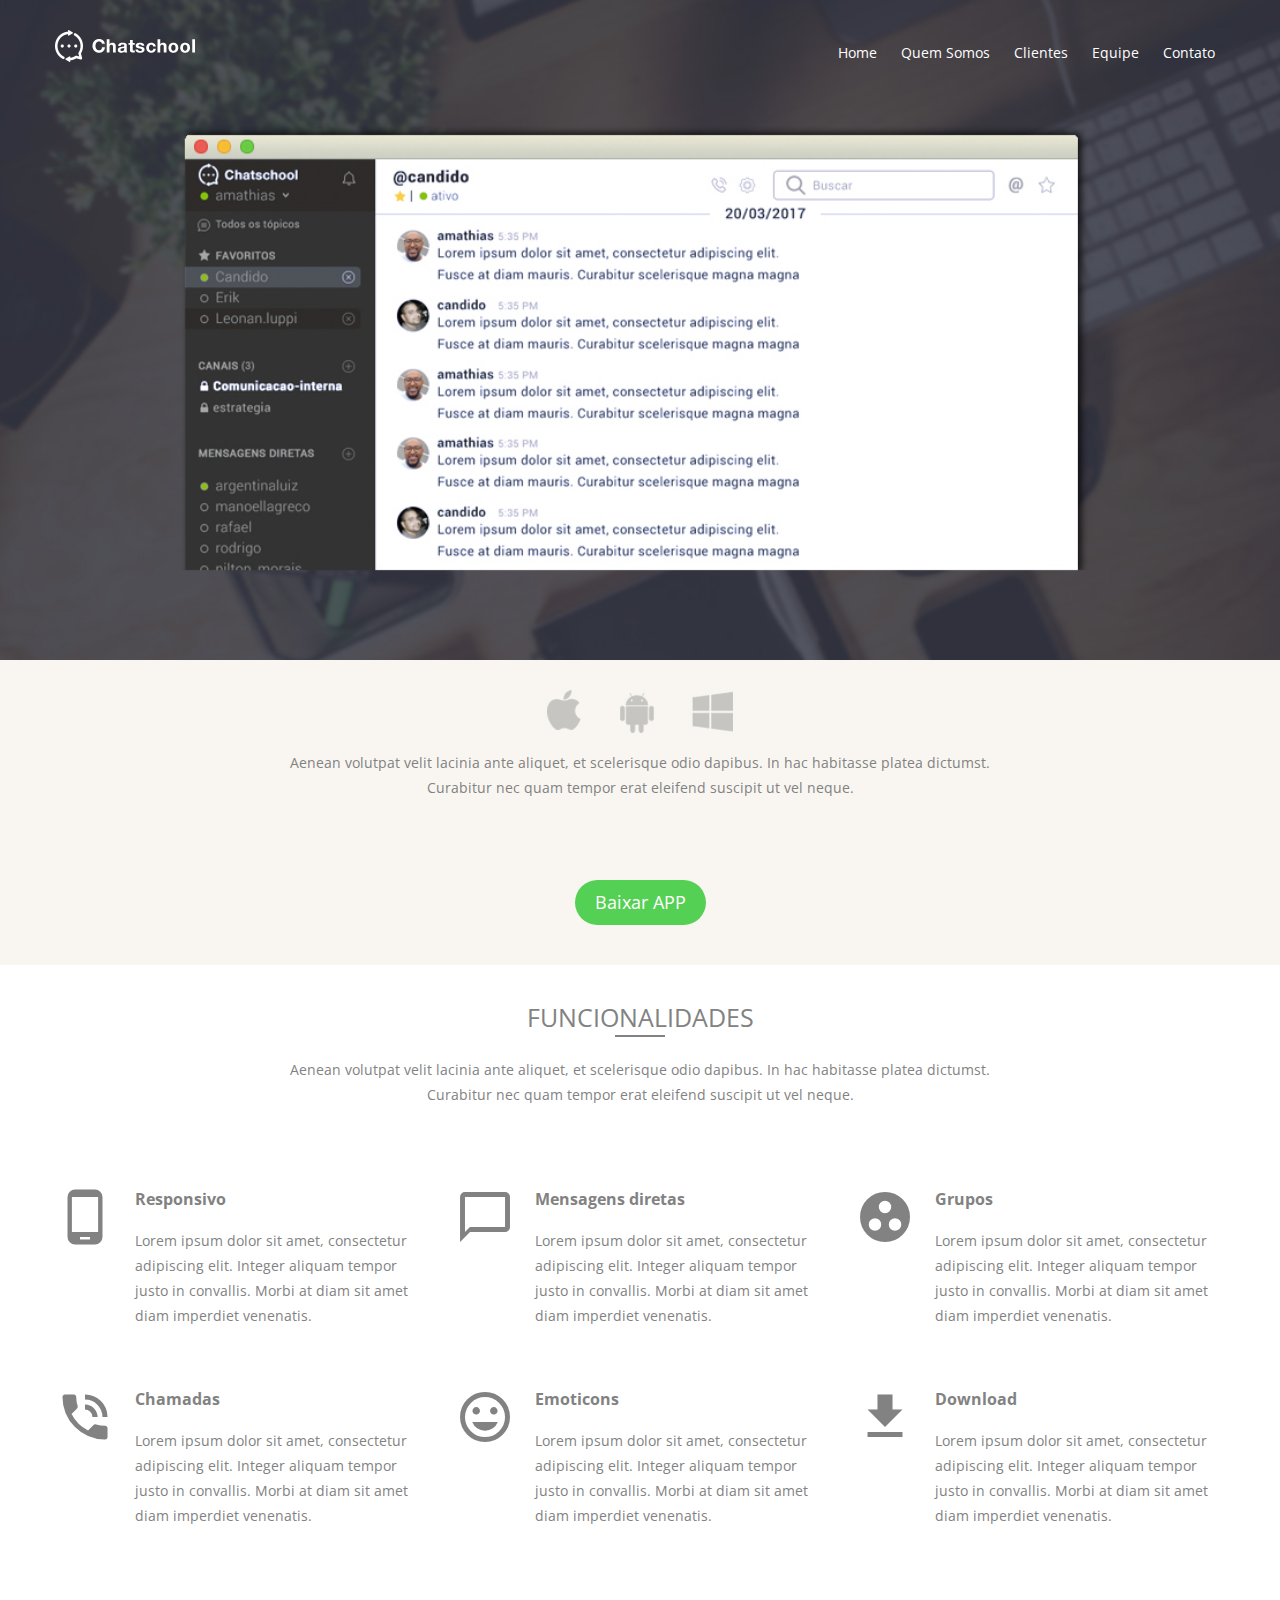
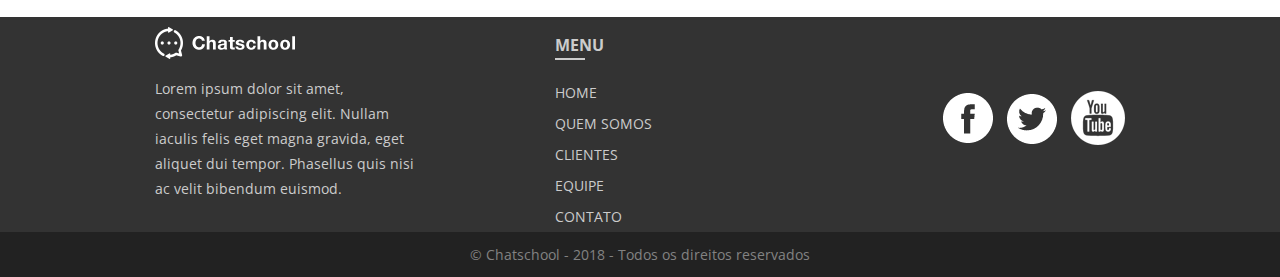
<file: produto.html>
<!DOCTYPE html>
<html lang="pt-br">

<head>
    <meta charset="UTF-8">
    <meta name="viewport" content="width=device-width, initial-scale=1.0">
    <meta http-equiv="X-UA-Compatible" content="ie=edge">
    <link href="https://fonts.googleapis.com/css?family=Open+Sans" rel="stylesheet">
    <link href="https://fonts.googleapis.com/icon?family=Material+Icons" rel="stylesheet">
    <link href="css/pages/produto.min.css" rel="stylesheet">
    <title>Produto - Chatschool</title>
</head>

<body>
    <header id="header" class="page-produto">
        <div class="container">
            <div class="row">
                <div class="col col-desktop-3 col-6">
                    <a href="index.html">
                        <img src="imagens/logo.png" alt="Logo da Chatschool" />
                    </a>
                </div>
                <div class="col col-desktop-9 col-6">
                    <nav>
                        <ul>
                            <li>
                                <a href="index.html">Home</a>
                            </li>
                            <li>
                                <a href="quem-somos.html">Quem Somos</a>
                            </li>
                            <li>
                                <a href="clientes.html">Clientes</a>
                            </li>
                            <li>
                                <a href="equipe.html">Equipe</a>
                            </li>
                            <li>
                                <a href="contato.html">Contato</a>
                            </li>
                        </ul>
                    </nav>
                </div>
            </div>
        </div>
    </header>
    <main>
        <section class="section section-center" id="download">
            <img src="imagens/produto_download.jpg" alt="">
            <p class="subtitle">Aenean volutpat velit lacinia ante aliquet, et scelerisque odio dapibus. 
                In hac habitasse platea dictumst.<br/> Curabitur nec quam tempor erat eleifend suscipit ut vel neque.
            </p>
            <p><a href="" class="btn">Baixar APP</a></p>
        </section>
        <section class="section section-center" id="funcionalidades">
            <h2>Funcionalidades</h2>
            <p class="subtitle">Aenean volutpat velit lacinia ante aliquet, et scelerisque odio dapibus. 
                    In hac habitasse platea dictumst.<br/> Curabitur nec quam tempor erat eleifend suscipit ut vel neque.
            </p>            
            <div class="container text-left">
                <div class="row">
                    <div class="col col-desktop-4">
                        <i class="material-icons">phone_android</i>
                        <h3>Responsivo</h3>
                        <p>Lorem ipsum dolor sit amet, consectetur adipiscing elit. Integer aliquam tempor justo in convallis. Morbi at diam sit amet diam imperdiet venenatis. </p>
                    </div>
                    <div class="col col-desktop-4">
                        <i class="material-icons">chat_bubble_outline</i>
                        <h3>Mensagens diretas</h3>
                        <p>Lorem ipsum dolor sit amet, consectetur adipiscing elit. Integer aliquam tempor justo in convallis. Morbi at diam sit amet diam imperdiet venenatis. </p>
                    </div>
                    <div class="col col-desktop-4">
                        <i class="material-icons">group_work</i>
                        <h3>Grupos</h3>
                        <p>Lorem ipsum dolor sit amet, consectetur adipiscing elit. Integer aliquam tempor justo in convallis. Morbi at diam sit amet diam imperdiet venenatis. </p>
                    </div>
                </div>
                <div class="row">
                    <div class="col col-desktop-4">
                        <i class="material-icons">phone_in_talk</i>
                        <h3>Chamadas</h3>
                        <p>Lorem ipsum dolor sit amet, consectetur adipiscing elit. Integer aliquam tempor justo in convallis. Morbi at diam sit amet diam imperdiet venenatis. </p>
                    </div>
                    <div class="col col-desktop-4">
                        <i class="material-icons">insert_emoticon</i>
                        <h3>Emoticons</h3>
                        <p>Lorem ipsum dolor sit amet, consectetur adipiscing elit. Integer aliquam tempor justo in convallis. Morbi at diam sit amet diam imperdiet venenatis. </p>
                    </div>
                    <div class="col col-desktop-4">
                        <i class="material-icons">file_download</i>
                        <h3>Download</h3>
                        <p>Lorem ipsum dolor sit amet, consectetur adipiscing elit. Integer aliquam tempor justo in convallis. Morbi at diam sit amet diam imperdiet venenatis. </p>
                    </div>
                </div>
            </div>
        </section>
    </main>
    <footer id="footer">
        <div class="container">
            <div class="row">
                <div class="col col-offset-desktop-1 col-desktop-3">
                    <p><a href=""><img src="imagens/logo.png" alt="Logo da Chatschool"></a></p>
                    <p>Lorem ipsum dolor sit amet, consectetur adipiscing elit. Nullam iaculis felis eget magna gravida, eget aliquet dui tempor. Phasellus quis nisi ac velit bibendum euismod.</p>
                </div>
                <div class="col col-offset-desktop-1 col-desktop-2 col-2">
                    <h3>Menu</h3>
                    <nav>
                        <ul>
                            <li>
                                <a href="index.html" class="active">Home</a>
                            </li>
                            <li>
                                <a href="quem-somos.html">Quem Somos</a>
                            </li>
                            <li>
                                <a href="clientes.html">Clientes</a>
                            </li>
                            <li>
                                <a href="equipe.html">Equipe</a>
                            </li>
                            <li>
                                <a href="contato.html">Contato</a>
                            </li>
                        </ul>
                    </nav>
                </div>
                <div class="col col-desktop-4 social col-4">
                    <a href=""><img src="imagens/social-facebook.png" alt=""></a>
                    <a href=""><img src="imagens/social-twitter.png" alt=""></a>
                    <a href=""><img src="imagens/social-youtube.png" alt=""></a>
                </div>
            </div>
        </div>
    </footer>
    <div id="copyright">
        &copy; Chatschool - 2018 - Todos os direitos reservados
    </div>
</body>

</html>
</file>
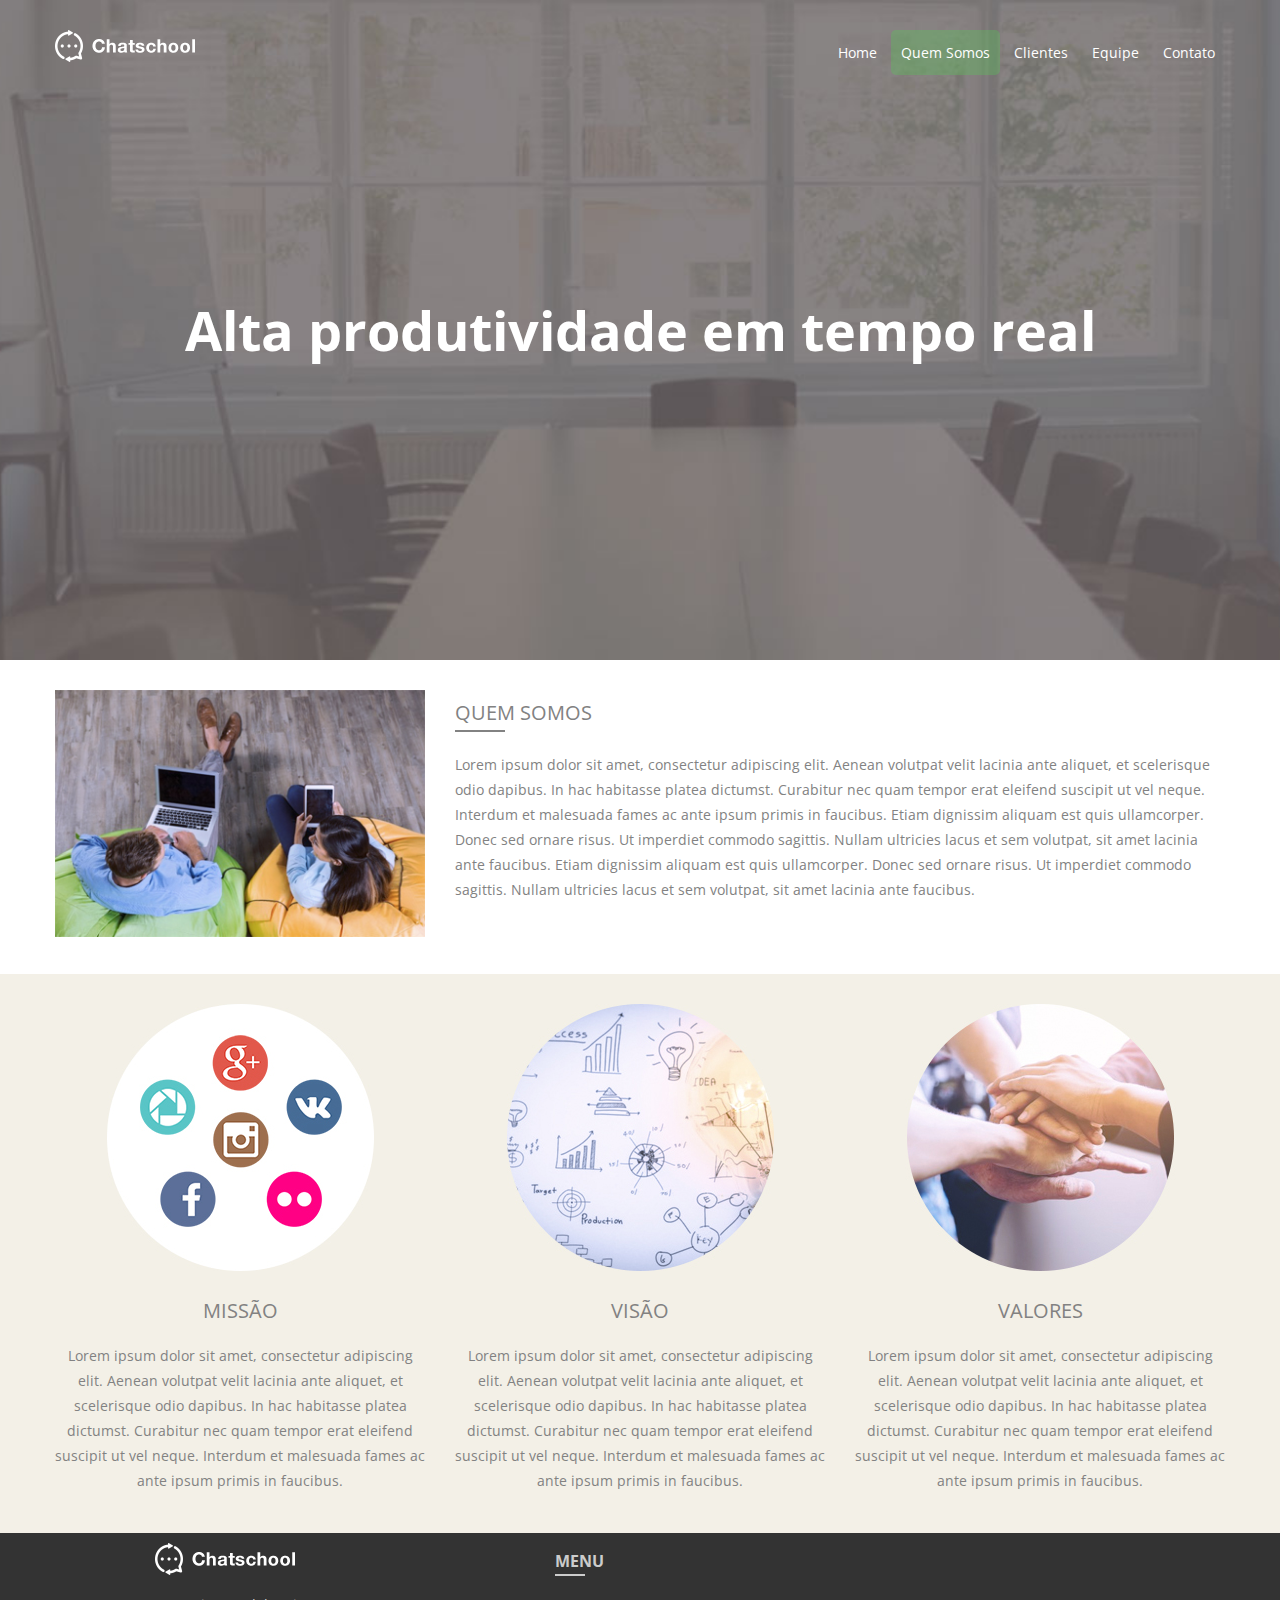
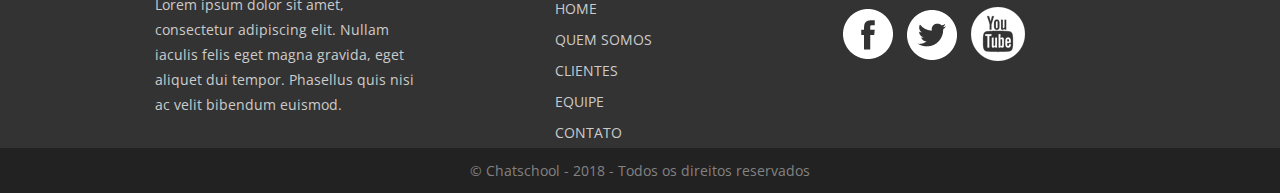
<file: quem-somos.html>
<!DOCTYPE html>
<html lang="pt-br">

<head>
    <meta charset="UTF-8">
    <meta name="viewport" content="width=device-width, initial-scale=1.0">
    <meta http-equiv="X-UA-Compatible" content="ie=edge">
    <link href="https://fonts.googleapis.com/css?family=Open+Sans" rel="stylesheet">
    <link href="https://fonts.googleapis.com/icon?family=Material+Icons" rel="stylesheet">
    <link href="css/pages/quem-somos.min.css" rel="stylesheet">
    <title>Quem somos - Chatschool</title>
</head>

<body>
    <header id="header" class="page-quem-somos">
        <div class="container">
            <div class="row">
                <div class="col col-desktop-3 col-6">
                    <a href="index.html">
                        <img src="imagens/logo.png" alt="Logo da Chatschool" />
                    </a>
                </div>
                <div class="col col-desktop-9 col-6">
                    <nav>
                        <ul>
                            <li>
                                <a href="index.html">Home</a>
                            </li>
                            <li>
                                <a href="quem-somos.html" class="active">Quem Somos</a>
                            </li>
                            <li>
                                <a href="clientes.html">Clientes</a>
                            </li>
                            <li>
                                <a href="equipe.html">Equipe</a>
                            </li>
                            <li>
                                <a href="contato.html">Contato</a>
                            </li>
                        </ul>
                    </nav>
                </div>
            </div>
            <div class="row">
                <div class="col col-desktop-12 title">
                    <h1>Alta produtividade em tempo real</h1>
                </div>
            </div>
        </div>
    </header>
    <main>
        <section class="section" id="intro">
            <div class="container">
                <div class="row">
                    <div id="img-box" class="col col-desktop-4 col-6">
                        <img src="imagens/quem-somos/quem-somos_01.jpg" alt="">
                    </div>
                    <div class="col col-desktop-8">
                        <h2>Quem somos</h2>
                        <p>Lorem ipsum dolor sit amet, consectetur adipiscing elit. Aenean volutpat velit lacinia ante aliquet, et scelerisque odio dapibus. In hac habitasse platea dictumst. Curabitur nec quam tempor erat eleifend suscipit ut vel neque. Interdum et malesuada fames ac ante ipsum primis in faucibus. Etiam dignissim aliquam est quis ullamcorper. Donec sed ornare risus. Ut imperdiet commodo sagittis. Nullam ultricies lacus et sem volutpat, sit amet lacinia ante faucibus. Etiam dignissim aliquam est quis ullamcorper. Donec sed ornare risus. Ut imperdiet commodo sagittis. Nullam ultricies lacus et sem volutpat, sit amet lacinia ante faucibus.</p>
                    </div>
                </div>
            </div>
        </section>
        <section class="section section-center" id="valores">
            <div class="container">
                <div class="row">
                    <div class="col col-desktop-4">
                        <img src="imagens/quem-somos/quem-somos_02.jpg" alt="">
                        <h2>Missão</h2>
                        <p>Lorem ipsum dolor sit amet, consectetur adipiscing elit. Aenean volutpat velit lacinia ante aliquet, et scelerisque odio dapibus. In hac habitasse platea dictumst. Curabitur nec quam tempor erat eleifend suscipit ut vel neque. Interdum et malesuada fames ac ante ipsum primis in faucibus.</p>
                    </div>
                    <div class="col col-desktop-4">
                        <img src="imagens/quem-somos/quem-somos_03.jpg" alt="">
                        <h2>Visão</h2>
                        <p>Lorem ipsum dolor sit amet, consectetur adipiscing elit. Aenean volutpat velit lacinia ante aliquet, et scelerisque odio dapibus. In hac habitasse platea dictumst. Curabitur nec quam tempor erat eleifend suscipit ut vel neque. Interdum et malesuada fames ac ante ipsum primis in faucibus.</p>
                    </div>
                    <div class="col col-desktop-4">
                        <img src="imagens/quem-somos/quem-somos_04.jpg" alt="">
                        <h2>Valores</h2>
                        <p>Lorem ipsum dolor sit amet, consectetur adipiscing elit. Aenean volutpat velit lacinia ante aliquet, et scelerisque odio dapibus. In hac habitasse platea dictumst. Curabitur nec quam tempor erat eleifend suscipit ut vel neque. Interdum et malesuada fames ac ante ipsum primis in faucibus.</p>
                    </div>
                </div>
            </div>
        </section>
    </main>
    <footer id="footer">
        <div class="container">
            <div class="row">
                <div class="col col-offset-desktop-1 col-desktop-3">
                    <p><a href=""><img src="imagens/logo.png" alt="Logo da Chatschool"></a></p>
                    <p>Lorem ipsum dolor sit amet, consectetur adipiscing elit. Nullam iaculis felis eget magna gravida, eget aliquet dui tempor. Phasellus quis nisi ac velit bibendum euismod.</p>
                </div>
                <div class="col col-offset-desktop-1 col-desktop-2 col-2">
                    <h3>Menu</h3>
                    <nav>
                        <ul>
                            <li>
                                <a href="index.html" class="active">Home</a>
                            </li>
                            <li>
                                <a href="quem-somos.html">Quem Somos</a>
                            </li>
                            <li>
                                <a href="clientes.html">Clientes</a>
                            </li>
                            <li>
                                <a href="equipe.html">Equipe</a>
                            </li>
                            <li>
                                <a href="contato.html">Contato</a>
                            </li>
                        </ul>
                    </nav>
                </div>
                <div class="col col-desktop-3 social col-4">
                    <a href=""><img src="imagens/social-facebook.png" alt=""></a>
                    <a href=""><img src="imagens/social-twitter.png" alt=""></a>
                    <a href=""><img src="imagens/social-youtube.png" alt=""></a>
                </div>
            </div>
        </div>
    </footer>
    <div id="copyright">
        &copy; Chatschool - 2018 - Todos os direitos reservados
    </div>
</body>

</html>
</file>
<file: projeto/css/styles.css>
@import "../../css/icons.css";

html, body, .box-100-height {
    height: 100%;
}
#sidenav {
    background-color: #333333;
    color: #888;
    padding-right: 0;
    overflow-y: auto;
}

#sidenav a {
    color: #888;
}

#sidenav .navbar {
    margin-left: -15px;
}

#sidenav .nav-header {
    padding: 10px 15px;
    font-weight: bold;
    margin-top: 20px;
}

#sidenav .nav-pills>li>a {
    border-radius: 0;
    padding: 5px 15px;
}

#sidenav .nav-pills>li.active>a {
    background-color: transparent;
    color: #fff;
    font-weight: bold;
}

#sidenav .nav-pills>li>a:hover, #sidenav .nav-pills>li>a:focus {
    background-color: #222222;
}

#sidenav .nav>li>a:before, #chat-title a.status:before {
    content: '';
    display: inline-block;
    border: 1px solid #888;
    border-radius: 100%;
    width: 7px;
    height: 7px;
    vertical-align: middle;
    margin-right: 7px;
}

#sidenav .nav>li.no-status>a:before {
    display: none;
}

#sidenav .nav>li.online>a:before, #chat-title a.status:before {
    background-color: #2ecc71;
}

#sidenav .nav>li>a.action:before {
    display: none;
}

#sidenav .nav>li {
    position: relative;
}

#sidenav .nav>li>a.action {
    display: none;
    position: absolute;
    top: 5px;
    right:5px;
    z-index: 99;
    font-weight: bold;
    border: 2px solid #888;
    border-radius: 100%;
    color: #888;
    padding: 0 5px;
    font-size: 12px;
    text-align: center;
    height: 20px;
    line-height: 16px;
}

#sidenav .nav>li:hover>a.action {
    display: block;
}

#me li a {
    padding-top: 5px;
    padding-bottom: 5px;
}

#content {
    overflow-y: auto;
    overflow-x: hidden;
    padding: 0;
}

#content .navbar-nav>li>a {
    padding-top: 30px;
    padding-bottom: 30px;
}

#content .navbar-nav>li>.navbar-form {
    padding-top: 15px;
    padding-bottom: 15px;
}

#chat-title {
    position: relative;
    height: 80px;
}

#chat-title li {
    position: absolute;
    top: 50%;
    left: 0;
    transform: translate(0, -50%);
    display: block;
}

#chat-title li>span {
    white-space: nowrap;
}

#chat-title .title {
    display: block;
    font-weight: bold;
}

#chat-title li a {
    color: #333;
}

#chat-title li a.favorite span {
    color: #fed136;
    vertical-align: middle;
}

#content h5 {
    font-weight: bold;
}

#content .datetime-separator {
    position: relative;
    text-align: center;
}

#content .datetime-separator h5 {
    display: inline-block;
    background-color: #fff;
    padding: 0 20px;
}

#content .datetime-separator:before {
    content: '';;
    display: block;
    width: 100%;
    border-bottom: 1px solid #cccccc;
    position: absolute;
    top: 50%;
    z-index: -1;
}

.img-box-round img {
    width: 80px;
    height: 80px;
}
</file>
<file: css/pages/home.min.css>
*{box-sizing:border-box}a{text-decoration:none}body{margin:0;padding:0;font-size:14px}p{margin:10px 0 10px 0}
.btn{background-color:rgb(84,209,84);color:#fff;display:inline-block;border-radius:30px;padding:10px 20px;text-decoration:none;transition:ease 0.5s all;border:none;cursor:pointer}.btn:hover{background-color:rgb(84,180,84)}.btn.orange{background-color:#fed136}.btn.orange:hover{background-color:black}
/**
 * Cálculo colunas:
 * largura_unica_porcentagem = 100 / maximo_colunas
 *
 * Multiplicamos largura_unica_porcentagem pelo tamanho da coluna
 */
 .container,.container-fluid{width:100%;padding-left:15px;padding-right:15px}.row{margin-left:-15px;margin-right:-15px}.row:before,.row:after{content:" ";display:table}.row:after{clear:both}.col{position:relative;padding-left:15px;padding-right:15px;min-height:1px;float:left}.col-1{width:16.666666%}.col-2{width:33.333332%}.col-3{width:49.999998%}.col-4{width:66.666664%}.col-5{width:83.33333%}.col-6{width:100%}@media (min-width:992px){.container{max-width:992px;margin:0 auto}.col-desktop-1{width:8.333333%}.col-desktop-2{width:16.66%}.col-desktop-3{width:24.999999%}.col-desktop-4{width:33.333332%}.col-desktop-5{width:41.666665%}.col-desktop-6{width:49.999998%}.col-desktop-7{width:58.333331%}.col-desktop-8{width:66.666664%}.col-desktop-9{width:74.999997%}.col-desktop-10{width:83.33333%}.col-desktop-11{width:91.666663%}.col-desktop-12{width:100%}.col-offset-desktop-1{margin-left:8.333333%}.col-offset-desktop-2{margin-left:16.66%}.col-offset-desktop-3{margin-left:24.999999%}.col-offset-desktop-4{margin-left:33.333332%}.col-offset-desktop-5{margin-left:41.666665%}.col-offset-desktop-6{margin-left:49.999998%}.col-offset-desktop-7{margin-left:58.333331%}.col-offset-desktop-8{margin-left:66.666664%}.col-offset-desktop-9{margin-left:74.999997%}.col-offset-desktop-10{margin-left:83.33333%}.col-offset-desktop-11{margin-left:91.666663%}.col-offset-desktop-12{margin-left:100%}}@media (min-width:1200px){.container{max-width:1200px}}
h2{text-transform:uppercase;font-weight:normal;text-align:center;font-size:25px;margin:10px 0 20px 0}h2:after{content:'';display:block;background-color:rgb(130,130,130);margin:5px auto 0 auto;width:50px;height:2px}.subtitle{margin-bottom:80px}.text-left{text-align:left}
.icon-container{display:inline-block;width:140px;height:140px;background:#e1f3e1;border-radius:30px;position:relative}.icon-container .material-icons{display:block;font-size:85px;color:rgb(84,209,84);position:absolute;top:50%;left:50%;transform:translate(-50%,-50%);cursor:default}.img-box-round{display:inline-block;border-radius:100%;overflow:hidden}.img-box-label:before{content:'';display:block;width:50%;height:60px;border-right:2px solid rgb(32,123,32);background:transparent;margin-bottom:10px}
nav ul,nav ul li{list-style:none;margin:0;padding:0}
body{font-family:'Open Sans',sans-serif;color:rgb(130,130,130);line-height:25px}.section{padding:30px 0 30px 0}.section-center{text-align:center}#header .btn{background-color:rgb(84,209,84);font-size:16px;border-radius:30px;padding:10px 30px}#header .btn:hover{background-color:rgb(84,180,84)}#header nav a{display:inline-block;text-decoration:none;padding:10px;border-radius:5px}#header nav a:hover,#header nav a.active{background-color:rgba(84,209,84,0.3)}#header h1{font-size:54px;line-height:60px}#header{background:#000 no-repeat fixed center;color:#fff;padding-top:30px;width:100%;height:660px;position:relative;background-size:cover}#header a{color:#fff;transition:ease 0.5s all}#header nav{text-align:right}#header nav ul,#header nav ul li{display:inline-block}#header .title{position:absolute;left:0;top:50%;transform:translate(0,-50%);text-align:center}#footer{text-align:left;background-color:rgb(51,51,51)}#footer,#footer a{color:rgb(204,204,204)}#footer h3,#footer nav li{text-transform:uppercase}#footer h3:after{content:'';display:block;border-bottom:2px solid rgb(204,204,204);width:30px}#footer nav li{padding:3px 0 3px 0}#footer nav li a:hover{color:rgb(255,255,255)}#footer .social{height:200px;line-height:200px;text-align:right}#footer .social a{display:inline-block;padding:0 0 0 10px;opacity:1}#footer .social a:hover{opacity:0.5;transition:0.3s ease all}#footer .social img{vertical-align:middle}#copyright{text-align:center;background-color:rgb(34,34,34);padding:10px}@media (max-width:992px){#header,#header nav{text-align:center}}
#header.page-home{background-image:url(../../imagens/background-header.jpg)}#customers .container{max-width:1000px}#customers{background-color:rgb(242,242,242)}#customers .btn .material-icons{vertical-align:middle;font-size:16px}#customers .btn{margin-top:80px;background-color:rgb(220,220,220);color:rgb(130,130,130)}#customers .btn:hover{margin-top:80px;background-color:rgb(130,130,130);color:rgb(220,220,220)}#team{background-color:rgb(84,209,84);color:white}#team h2:after{background-color:rgb(255,255,255)}#team .img-box-round{width:120px;height:120px}
</file>
<file: css/pages/clientes.min.css>
*{box-sizing:border-box}a{text-decoration:none}body{margin:0;padding:0;font-size:14px}p{margin:10px 0 10px 0}
.btn{background-color:rgb(84,209,84);color:#fff;display:inline-block;border-radius:30px;padding:10px 20px;text-decoration:none;transition:ease 0.5s all;border:none;cursor:pointer}.btn:hover{background-color:rgb(84,180,84)}.btn.orange{background-color:#fed136}.btn.orange:hover{background-color:black}
/**
 * Cálculo colunas:
 * largura_unica_porcentagem = 100 / maximo_colunas
 *
 * Multiplicamos largura_unica_porcentagem pelo tamanho da coluna
 */
 .container,.container-fluid{width:100%;padding-left:15px;padding-right:15px}.row{margin-left:-15px;margin-right:-15px}.row:before,.row:after{content:" ";display:table}.row:after{clear:both}.col{position:relative;padding-left:15px;padding-right:15px;min-height:1px;float:left}.col-1{width:16.666666%}.col-2{width:33.333332%}.col-3{width:49.999998%}.col-4{width:66.666664%}.col-5{width:83.33333%}.col-6{width:100%}@media (min-width:992px){.container{max-width:992px;margin:0 auto}.col-desktop-1{width:8.333333%}.col-desktop-2{width:16.66%}.col-desktop-3{width:24.999999%}.col-desktop-4{width:33.333332%}.col-desktop-5{width:41.666665%}.col-desktop-6{width:49.999998%}.col-desktop-7{width:58.333331%}.col-desktop-8{width:66.666664%}.col-desktop-9{width:74.999997%}.col-desktop-10{width:83.33333%}.col-desktop-11{width:91.666663%}.col-desktop-12{width:100%}.col-offset-desktop-1{margin-left:8.333333%}.col-offset-desktop-2{margin-left:16.66%}.col-offset-desktop-3{margin-left:24.999999%}.col-offset-desktop-4{margin-left:33.333332%}.col-offset-desktop-5{margin-left:41.666665%}.col-offset-desktop-6{margin-left:49.999998%}.col-offset-desktop-7{margin-left:58.333331%}.col-offset-desktop-8{margin-left:66.666664%}.col-offset-desktop-9{margin-left:74.999997%}.col-offset-desktop-10{margin-left:83.33333%}.col-offset-desktop-11{margin-left:91.666663%}.col-offset-desktop-12{margin-left:100%}}@media (min-width:1200px){.container{max-width:1200px}}
h2{text-transform:uppercase;font-weight:normal;text-align:center;font-size:25px;margin:10px 0 20px 0}h2:after{content:'';display:block;background-color:rgb(130,130,130);margin:5px auto 0 auto;width:50px;height:2px}.subtitle{margin-bottom:80px}.text-left{text-align:left}
.icon-container{display:inline-block;width:140px;height:140px;background:#e1f3e1;border-radius:30px;position:relative}.icon-container .material-icons{display:block;font-size:85px;color:rgb(84,209,84);position:absolute;top:50%;left:50%;transform:translate(-50%,-50%);cursor:default}.img-box-round{display:inline-block;border-radius:100%;overflow:hidden}.img-box-label:before{content:'';display:block;width:50%;height:60px;border-right:2px solid rgb(32,123,32);background:transparent;margin-bottom:10px}
nav ul,nav ul li{list-style:none;margin:0;padding:0}
body{font-family:'Open Sans',sans-serif;color:rgb(130,130,130);line-height:25px}.section{padding:30px 0 30px 0}.section-center{text-align:center}#header .btn{background-color:rgb(84,209,84);font-size:16px;border-radius:30px;padding:10px 30px}#header .btn:hover{background-color:rgb(84,180,84)}#header nav a{display:inline-block;text-decoration:none;padding:10px;border-radius:5px}#header nav a:hover,#header nav a.active{background-color:rgba(84,209,84,0.3)}#header h1{font-size:54px;line-height:60px}#header{background:#000 no-repeat fixed center;color:#fff;padding-top:30px;width:100%;height:660px;position:relative;background-size:cover}#header a{color:#fff;transition:ease 0.5s all}#header nav{text-align:right}#header nav ul,#header nav ul li{display:inline-block}#header .title{position:absolute;left:0;top:50%;transform:translate(0,-50%);text-align:center}#footer{text-align:left;background-color:rgb(51,51,51)}#footer,#footer a{color:rgb(204,204,204)}#footer h3,#footer nav li{text-transform:uppercase}#footer h3:after{content:'';display:block;border-bottom:2px solid rgb(204,204,204);width:30px}#footer nav li{padding:3px 0 3px 0}#footer nav li a:hover{color:rgb(255,255,255)}#footer .social{height:200px;line-height:200px;text-align:right}#footer .social a{display:inline-block;padding:0 0 0 10px;opacity:1}#footer .social a:hover{opacity:0.5;transition:0.3s ease all}#footer .social img{vertical-align:middle}#copyright{text-align:center;background-color:rgb(34,34,34);padding:10px}@media (max-width:992px){#header,#header nav{text-align:center}}
#header.page-clientes{background-image:url(../../imagens/background-clientes.jpg)}
</file>
<file: css/pages/contato.min.css>
*{box-sizing:border-box}a{text-decoration:none}body{margin:0;padding:0;font-size:14px}p{margin:10px 0 10px 0}
.btn{background-color:rgb(84,209,84);color:#fff;display:inline-block;border-radius:30px;padding:10px 20px;text-decoration:none;transition:ease 0.5s all;border:none;cursor:pointer}.btn:hover{background-color:rgb(84,180,84)}.btn.orange{background-color:#fed136}.btn.orange:hover{background-color:black}
/**
 * Cálculo colunas:
 * largura_unica_porcentagem = 100 / maximo_colunas
 *
 * Multiplicamos largura_unica_porcentagem pelo tamanho da coluna
 */
 .container,.container-fluid{width:100%;padding-left:15px;padding-right:15px}.row{margin-left:-15px;margin-right:-15px}.row:before,.row:after{content:" ";display:table}.row:after{clear:both}.col{position:relative;padding-left:15px;padding-right:15px;min-height:1px;float:left}.col-1{width:16.666666%}.col-2{width:33.333332%}.col-3{width:49.999998%}.col-4{width:66.666664%}.col-5{width:83.33333%}.col-6{width:100%}@media (min-width:992px){.container{max-width:992px;margin:0 auto}.col-desktop-1{width:8.333333%}.col-desktop-2{width:16.66%}.col-desktop-3{width:24.999999%}.col-desktop-4{width:33.333332%}.col-desktop-5{width:41.666665%}.col-desktop-6{width:49.999998%}.col-desktop-7{width:58.333331%}.col-desktop-8{width:66.666664%}.col-desktop-9{width:74.999997%}.col-desktop-10{width:83.33333%}.col-desktop-11{width:91.666663%}.col-desktop-12{width:100%}.col-offset-desktop-1{margin-left:8.333333%}.col-offset-desktop-2{margin-left:16.66%}.col-offset-desktop-3{margin-left:24.999999%}.col-offset-desktop-4{margin-left:33.333332%}.col-offset-desktop-5{margin-left:41.666665%}.col-offset-desktop-6{margin-left:49.999998%}.col-offset-desktop-7{margin-left:58.333331%}.col-offset-desktop-8{margin-left:66.666664%}.col-offset-desktop-9{margin-left:74.999997%}.col-offset-desktop-10{margin-left:83.33333%}.col-offset-desktop-11{margin-left:91.666663%}.col-offset-desktop-12{margin-left:100%}}@media (min-width:1200px){.container{max-width:1200px}}
h2{text-transform:uppercase;font-weight:normal;text-align:center;font-size:25px;margin:10px 0 20px 0}h2:after{content:'';display:block;background-color:rgb(130,130,130);margin:5px auto 0 auto;width:50px;height:2px}.subtitle{margin-bottom:80px}.text-left{text-align:left}
.icon-container{display:inline-block;width:140px;height:140px;background:#e1f3e1;border-radius:30px;position:relative}.icon-container .material-icons{display:block;font-size:85px;color:rgb(84,209,84);position:absolute;top:50%;left:50%;transform:translate(-50%,-50%);cursor:default}.img-box-round{display:inline-block;border-radius:100%;overflow:hidden}.img-box-label:before{content:'';display:block;width:50%;height:60px;border-right:2px solid rgb(32,123,32);background:transparent;margin-bottom:10px}
nav ul,nav ul li{list-style:none;margin:0;padding:0}
body{font-family:'Open Sans',sans-serif;color:rgb(130,130,130);line-height:25px}.section{padding:30px 0 30px 0}.section-center{text-align:center}#header .btn{background-color:rgb(84,209,84);font-size:16px;border-radius:30px;padding:10px 30px}#header .btn:hover{background-color:rgb(84,180,84)}#header nav a{display:inline-block;text-decoration:none;padding:10px;border-radius:5px}#header nav a:hover,#header nav a.active{background-color:rgba(84,209,84,0.3)}#header h1{font-size:54px;line-height:60px}#header{background:#000 no-repeat fixed center;color:#fff;padding-top:30px;width:100%;height:660px;position:relative;background-size:cover}#header a{color:#fff;transition:ease 0.5s all}#header nav{text-align:right}#header nav ul,#header nav ul li{display:inline-block}#header .title{position:absolute;left:0;top:50%;transform:translate(0,-50%);text-align:center}#footer{text-align:left;background-color:rgb(51,51,51)}#footer,#footer a{color:rgb(204,204,204)}#footer h3,#footer nav li{text-transform:uppercase}#footer h3:after{content:'';display:block;border-bottom:2px solid rgb(204,204,204);width:30px}#footer nav li{padding:3px 0 3px 0}#footer nav li a:hover{color:rgb(255,255,255)}#footer .social{height:200px;line-height:200px;text-align:right}#footer .social a{display:inline-block;padding:0 0 0 10px;opacity:1}#footer .social a:hover{opacity:0.5;transition:0.3s ease all}#footer .social img{vertical-align:middle}#copyright{text-align:center;background-color:rgb(34,34,34);padding:10px}@media (max-width:992px){#header,#header nav{text-align:center}}
input,textarea{border:1px solid #aaa;border-radius:2px;margin-bottom:30px;padding:10px;width:100%}input[type="submit"]{width:auto}textarea{height:170px}input:focus,textarea:focus{outline:1px solid #777}.input-control{position:relative}.input-control label{position:absolute;top:5px;left:5px;opacity:0}.input-control input:focus ~ label,.input-control textarea:focus ~ label{top:-25px;font-size:12px;transition:ease .5s all;opacity:1}
#header.page-contato{background-image:url(../../imagens/background-contato.jpg)}main{background-color:rgb(243,240,231)}.btn{border-radius:0;padding:20px 60px;font-size:18px;border:1px solid black}
</file>
<file: css/pages/equipe.min.css>
*{box-sizing:border-box}a{text-decoration:none}body{margin:0;padding:0;font-size:14px}p{margin:10px 0 10px 0}
.btn{background-color:rgb(84,209,84);color:#fff;display:inline-block;border-radius:30px;padding:10px 20px;text-decoration:none;transition:ease 0.5s all;border:none;cursor:pointer}.btn:hover{background-color:rgb(84,180,84)}.btn.orange{background-color:#fed136}.btn.orange:hover{background-color:black}
/**
 * Cálculo colunas:
 * largura_unica_porcentagem = 100 / maximo_colunas
 *
 * Multiplicamos largura_unica_porcentagem pelo tamanho da coluna
 */
 .container,.container-fluid{width:100%;padding-left:15px;padding-right:15px}.row{margin-left:-15px;margin-right:-15px}.row:before,.row:after{content:" ";display:table}.row:after{clear:both}.col{position:relative;padding-left:15px;padding-right:15px;min-height:1px;float:left}.col-1{width:16.666666%}.col-2{width:33.333332%}.col-3{width:49.999998%}.col-4{width:66.666664%}.col-5{width:83.33333%}.col-6{width:100%}@media (min-width:992px){.container{max-width:992px;margin:0 auto}.col-desktop-1{width:8.333333%}.col-desktop-2{width:16.66%}.col-desktop-3{width:24.999999%}.col-desktop-4{width:33.333332%}.col-desktop-5{width:41.666665%}.col-desktop-6{width:49.999998%}.col-desktop-7{width:58.333331%}.col-desktop-8{width:66.666664%}.col-desktop-9{width:74.999997%}.col-desktop-10{width:83.33333%}.col-desktop-11{width:91.666663%}.col-desktop-12{width:100%}.col-offset-desktop-1{margin-left:8.333333%}.col-offset-desktop-2{margin-left:16.66%}.col-offset-desktop-3{margin-left:24.999999%}.col-offset-desktop-4{margin-left:33.333332%}.col-offset-desktop-5{margin-left:41.666665%}.col-offset-desktop-6{margin-left:49.999998%}.col-offset-desktop-7{margin-left:58.333331%}.col-offset-desktop-8{margin-left:66.666664%}.col-offset-desktop-9{margin-left:74.999997%}.col-offset-desktop-10{margin-left:83.33333%}.col-offset-desktop-11{margin-left:91.666663%}.col-offset-desktop-12{margin-left:100%}}@media (min-width:1200px){.container{max-width:1200px}}
h2{text-transform:uppercase;font-weight:normal;text-align:center;font-size:25px;margin:10px 0 20px 0}h2:after{content:'';display:block;background-color:rgb(130,130,130);margin:5px auto 0 auto;width:50px;height:2px}.subtitle{margin-bottom:80px}.text-left{text-align:left}
.icon-container{display:inline-block;width:140px;height:140px;background:#e1f3e1;border-radius:30px;position:relative}.icon-container .material-icons{display:block;font-size:85px;color:rgb(84,209,84);position:absolute;top:50%;left:50%;transform:translate(-50%,-50%);cursor:default}.img-box-round{display:inline-block;border-radius:100%;overflow:hidden}.img-box-label:before{content:'';display:block;width:50%;height:60px;border-right:2px solid rgb(32,123,32);background:transparent;margin-bottom:10px}
nav ul,nav ul li{list-style:none;margin:0;padding:0}
body{font-family:'Open Sans',sans-serif;color:rgb(130,130,130);line-height:25px}.section{padding:30px 0 30px 0}.section-center{text-align:center}#header .btn{background-color:rgb(84,209,84);font-size:16px;border-radius:30px;padding:10px 30px}#header .btn:hover{background-color:rgb(84,180,84)}#header nav a{display:inline-block;text-decoration:none;padding:10px;border-radius:5px}#header nav a:hover,#header nav a.active{background-color:rgba(84,209,84,0.3)}#header h1{font-size:54px;line-height:60px}#header{background:#000 no-repeat fixed center;color:#fff;padding-top:30px;width:100%;height:660px;position:relative;background-size:cover}#header a{color:#fff;transition:ease 0.5s all}#header nav{text-align:right}#header nav ul,#header nav ul li{display:inline-block}#header .title{position:absolute;left:0;top:50%;transform:translate(0,-50%);text-align:center}#footer{text-align:left;background-color:rgb(51,51,51)}#footer,#footer a{color:rgb(204,204,204)}#footer h3,#footer nav li{text-transform:uppercase}#footer h3:after{content:'';display:block;border-bottom:2px solid rgb(204,204,204);width:30px}#footer nav li{padding:3px 0 3px 0}#footer nav li a:hover{color:rgb(255,255,255)}#footer .social{height:200px;line-height:200px;text-align:right}#footer .social a{display:inline-block;padding:0 0 0 10px;opacity:1}#footer .social a:hover{opacity:0.5;transition:0.3s ease all}#footer .social img{vertical-align:middle}#copyright{text-align:center;background-color:rgb(34,34,34);padding:10px}@media (max-width:992px){#header,#header nav{text-align:center}}
#header.page-equipe{background-image:url(../../imagens/background-equipe.jpg)}#team{background-color:#f3f0e7}#team .img-box-round{width:120px;height:120px;border:2px solid rgb(84,209,84)}#team .img-box-label:before{display:none}#team .row:first-child{margin-bottom:40px}.team-member .description{background-color:rgba(0,0,0,0.7);border:5px solid rgba(0,0,0,0.3);color:white;padding:20px;margin-bottom:30px}@media (min-width:992px){.team-member{position:relative}.team-member:hover .description{display:block}.team-member .description{display:none;position:absolute;top:50%;left:50%;z-index:99;width:400px}.team-member:nth-child(4) .description,.team-member:nth-child(5) .description{left:auto;right:50%}}
</file>
<file: css/pages/produto.min.css>
*{box-sizing:border-box}a{text-decoration:none}body{margin:0;padding:0;font-size:14px}p{margin:10px 0 10px 0}
.btn{background-color:rgb(84,209,84);color:#fff;display:inline-block;border-radius:30px;padding:10px 20px;text-decoration:none;transition:ease 0.5s all;border:none;cursor:pointer}.btn:hover{background-color:rgb(84,180,84)}.btn.orange{background-color:#fed136}.btn.orange:hover{background-color:black}
/**
 * Cálculo colunas:
 * largura_unica_porcentagem = 100 / maximo_colunas
 *
 * Multiplicamos largura_unica_porcentagem pelo tamanho da coluna
 */
 .container,.container-fluid{width:100%;padding-left:15px;padding-right:15px}.row{margin-left:-15px;margin-right:-15px}.row:before,.row:after{content:" ";display:table}.row:after{clear:both}.col{position:relative;padding-left:15px;padding-right:15px;min-height:1px;float:left}.col-1{width:16.666666%}.col-2{width:33.333332%}.col-3{width:49.999998%}.col-4{width:66.666664%}.col-5{width:83.33333%}.col-6{width:100%}@media (min-width:992px){.container{max-width:992px;margin:0 auto}.col-desktop-1{width:8.333333%}.col-desktop-2{width:16.66%}.col-desktop-3{width:24.999999%}.col-desktop-4{width:33.333332%}.col-desktop-5{width:41.666665%}.col-desktop-6{width:49.999998%}.col-desktop-7{width:58.333331%}.col-desktop-8{width:66.666664%}.col-desktop-9{width:74.999997%}.col-desktop-10{width:83.33333%}.col-desktop-11{width:91.666663%}.col-desktop-12{width:100%}.col-offset-desktop-1{margin-left:8.333333%}.col-offset-desktop-2{margin-left:16.66%}.col-offset-desktop-3{margin-left:24.999999%}.col-offset-desktop-4{margin-left:33.333332%}.col-offset-desktop-5{margin-left:41.666665%}.col-offset-desktop-6{margin-left:49.999998%}.col-offset-desktop-7{margin-left:58.333331%}.col-offset-desktop-8{margin-left:66.666664%}.col-offset-desktop-9{margin-left:74.999997%}.col-offset-desktop-10{margin-left:83.33333%}.col-offset-desktop-11{margin-left:91.666663%}.col-offset-desktop-12{margin-left:100%}}@media (min-width:1200px){.container{max-width:1200px}}
h2{text-transform:uppercase;font-weight:normal;text-align:center;font-size:25px;margin:10px 0 20px 0}h2:after{content:'';display:block;background-color:rgb(130,130,130);margin:5px auto 0 auto;width:50px;height:2px}.subtitle{margin-bottom:80px}.text-left{text-align:left}
.icon-container{display:inline-block;width:140px;height:140px;background:#e1f3e1;border-radius:30px;position:relative}.icon-container .material-icons{display:block;font-size:85px;color:rgb(84,209,84);position:absolute;top:50%;left:50%;transform:translate(-50%,-50%);cursor:default}.img-box-round{display:inline-block;border-radius:100%;overflow:hidden}.img-box-label:before{content:'';display:block;width:50%;height:60px;border-right:2px solid rgb(32,123,32);background:transparent;margin-bottom:10px}
nav ul,nav ul li{list-style:none;margin:0;padding:0}
body{font-family:'Open Sans',sans-serif;color:rgb(130,130,130);line-height:25px}.section{padding:30px 0 30px 0}.section-center{text-align:center}#header .btn{background-color:rgb(84,209,84);font-size:16px;border-radius:30px;padding:10px 30px}#header .btn:hover{background-color:rgb(84,180,84)}#header nav a{display:inline-block;text-decoration:none;padding:10px;border-radius:5px}#header nav a:hover,#header nav a.active{background-color:rgba(84,209,84,0.3)}#header h1{font-size:54px;line-height:60px}#header{background:#000 no-repeat fixed center;color:#fff;padding-top:30px;width:100%;height:660px;position:relative;background-size:cover}#header a{color:#fff;transition:ease 0.5s all}#header nav{text-align:right}#header nav ul,#header nav ul li{display:inline-block}#header .title{position:absolute;left:0;top:50%;transform:translate(0,-50%);text-align:center}#footer{text-align:left;background-color:rgb(51,51,51)}#footer,#footer a{color:rgb(204,204,204)}#footer h3,#footer nav li{text-transform:uppercase}#footer h3:after{content:'';display:block;border-bottom:2px solid rgb(204,204,204);width:30px}#footer nav li{padding:3px 0 3px 0}#footer nav li a:hover{color:rgb(255,255,255)}#footer .social{height:200px;line-height:200px;text-align:right}#footer .social a{display:inline-block;padding:0 0 0 10px;opacity:1}#footer .social a:hover{opacity:0.5;transition:0.3s ease all}#footer .social img{vertical-align:middle}#copyright{text-align:center;background-color:rgb(34,34,34);padding:10px}@media (max-width:992px){#header,#header nav{text-align:center}}
#header.page-produto{background-image:url(../../imagens/background-produto.jpg)}#download{background-color:#f9f6f1}#download .btn{font-size:18px}#funcionalidades .material-icons{float:left;height:200px;font-size:60px;margin-right:20px}#funcionalidades h3{margin-top:0}
</file>
<file: css/pages/quem-somos.min.css>
*{box-sizing:border-box}a{text-decoration:none}body{margin:0;padding:0;font-size:14px}p{margin:10px 0 10px 0}
.btn{background-color:rgb(84,209,84);color:#fff;display:inline-block;border-radius:30px;padding:10px 20px;text-decoration:none;transition:ease 0.5s all;border:none;cursor:pointer}.btn:hover{background-color:rgb(84,180,84)}.btn.orange{background-color:#fed136}.btn.orange:hover{background-color:black}
/**
 * Cálculo colunas:
 * largura_unica_porcentagem = 100 / maximo_colunas
 *
 * Multiplicamos largura_unica_porcentagem pelo tamanho da coluna
 */
 .container,.container-fluid{width:100%;padding-left:15px;padding-right:15px}.row{margin-left:-15px;margin-right:-15px}.row:before,.row:after{content:" ";display:table}.row:after{clear:both}.col{position:relative;padding-left:15px;padding-right:15px;min-height:1px;float:left}.col-1{width:16.666666%}.col-2{width:33.333332%}.col-3{width:49.999998%}.col-4{width:66.666664%}.col-5{width:83.33333%}.col-6{width:100%}@media (min-width:992px){.container{max-width:992px;margin:0 auto}.col-desktop-1{width:8.333333%}.col-desktop-2{width:16.66%}.col-desktop-3{width:24.999999%}.col-desktop-4{width:33.333332%}.col-desktop-5{width:41.666665%}.col-desktop-6{width:49.999998%}.col-desktop-7{width:58.333331%}.col-desktop-8{width:66.666664%}.col-desktop-9{width:74.999997%}.col-desktop-10{width:83.33333%}.col-desktop-11{width:91.666663%}.col-desktop-12{width:100%}.col-offset-desktop-1{margin-left:8.333333%}.col-offset-desktop-2{margin-left:16.66%}.col-offset-desktop-3{margin-left:24.999999%}.col-offset-desktop-4{margin-left:33.333332%}.col-offset-desktop-5{margin-left:41.666665%}.col-offset-desktop-6{margin-left:49.999998%}.col-offset-desktop-7{margin-left:58.333331%}.col-offset-desktop-8{margin-left:66.666664%}.col-offset-desktop-9{margin-left:74.999997%}.col-offset-desktop-10{margin-left:83.33333%}.col-offset-desktop-11{margin-left:91.666663%}.col-offset-desktop-12{margin-left:100%}}@media (min-width:1200px){.container{max-width:1200px}}
h2{text-transform:uppercase;font-weight:normal;text-align:center;font-size:25px;margin:10px 0 20px 0}h2:after{content:'';display:block;background-color:rgb(130,130,130);margin:5px auto 0 auto;width:50px;height:2px}.subtitle{margin-bottom:80px}.text-left{text-align:left}
.icon-container{display:inline-block;width:140px;height:140px;background:#e1f3e1;border-radius:30px;position:relative}.icon-container .material-icons{display:block;font-size:85px;color:rgb(84,209,84);position:absolute;top:50%;left:50%;transform:translate(-50%,-50%);cursor:default}.img-box-round{display:inline-block;border-radius:100%;overflow:hidden}.img-box-label:before{content:'';display:block;width:50%;height:60px;border-right:2px solid rgb(32,123,32);background:transparent;margin-bottom:10px}
nav ul,nav ul li{list-style:none;margin:0;padding:0}
body{font-family:'Open Sans',sans-serif;color:rgb(130,130,130);line-height:25px}.section{padding:30px 0 30px 0}.section-center{text-align:center}#header .btn{background-color:rgb(84,209,84);font-size:16px;border-radius:30px;padding:10px 30px}#header .btn:hover{background-color:rgb(84,180,84)}#header nav a{display:inline-block;text-decoration:none;padding:10px;border-radius:5px}#header nav a:hover,#header nav a.active{background-color:rgba(84,209,84,0.3)}#header h1{font-size:54px;line-height:60px}#header{background:#000 no-repeat fixed center;color:#fff;padding-top:30px;width:100%;height:660px;position:relative;background-size:cover}#header a{color:#fff;transition:ease 0.5s all}#header nav{text-align:right}#header nav ul,#header nav ul li{display:inline-block}#header .title{position:absolute;left:0;top:50%;transform:translate(0,-50%);text-align:center}#footer{text-align:left;background-color:rgb(51,51,51)}#footer,#footer a{color:rgb(204,204,204)}#footer h3,#footer nav li{text-transform:uppercase}#footer h3:after{content:'';display:block;border-bottom:2px solid rgb(204,204,204);width:30px}#footer nav li{padding:3px 0 3px 0}#footer nav li a:hover{color:rgb(255,255,255)}#footer .social{height:200px;line-height:200px;text-align:right}#footer .social a{display:inline-block;padding:0 0 0 10px;opacity:1}#footer .social a:hover{opacity:0.5;transition:0.3s ease all}#footer .social img{vertical-align:middle}#copyright{text-align:center;background-color:rgb(34,34,34);padding:10px}@media (max-width:992px){#header,#header nav{text-align:center}}
#header.page-quem-somos{background-image:url(../../imagens/background-quem-somos.jpg)}#intro h2,#valores h2{font-size:20px}#intro h2{text-align:left}#intro h2:after{margin:5px 0 0 0}#valores{background-color:#f3f0e7}#valores h2{margin-top:20px}#valores h2:after{display:none}#img-box img{max-width:100%;height:auto}@media (max-width:991px){#img-box{text-align:center}}
</file>
